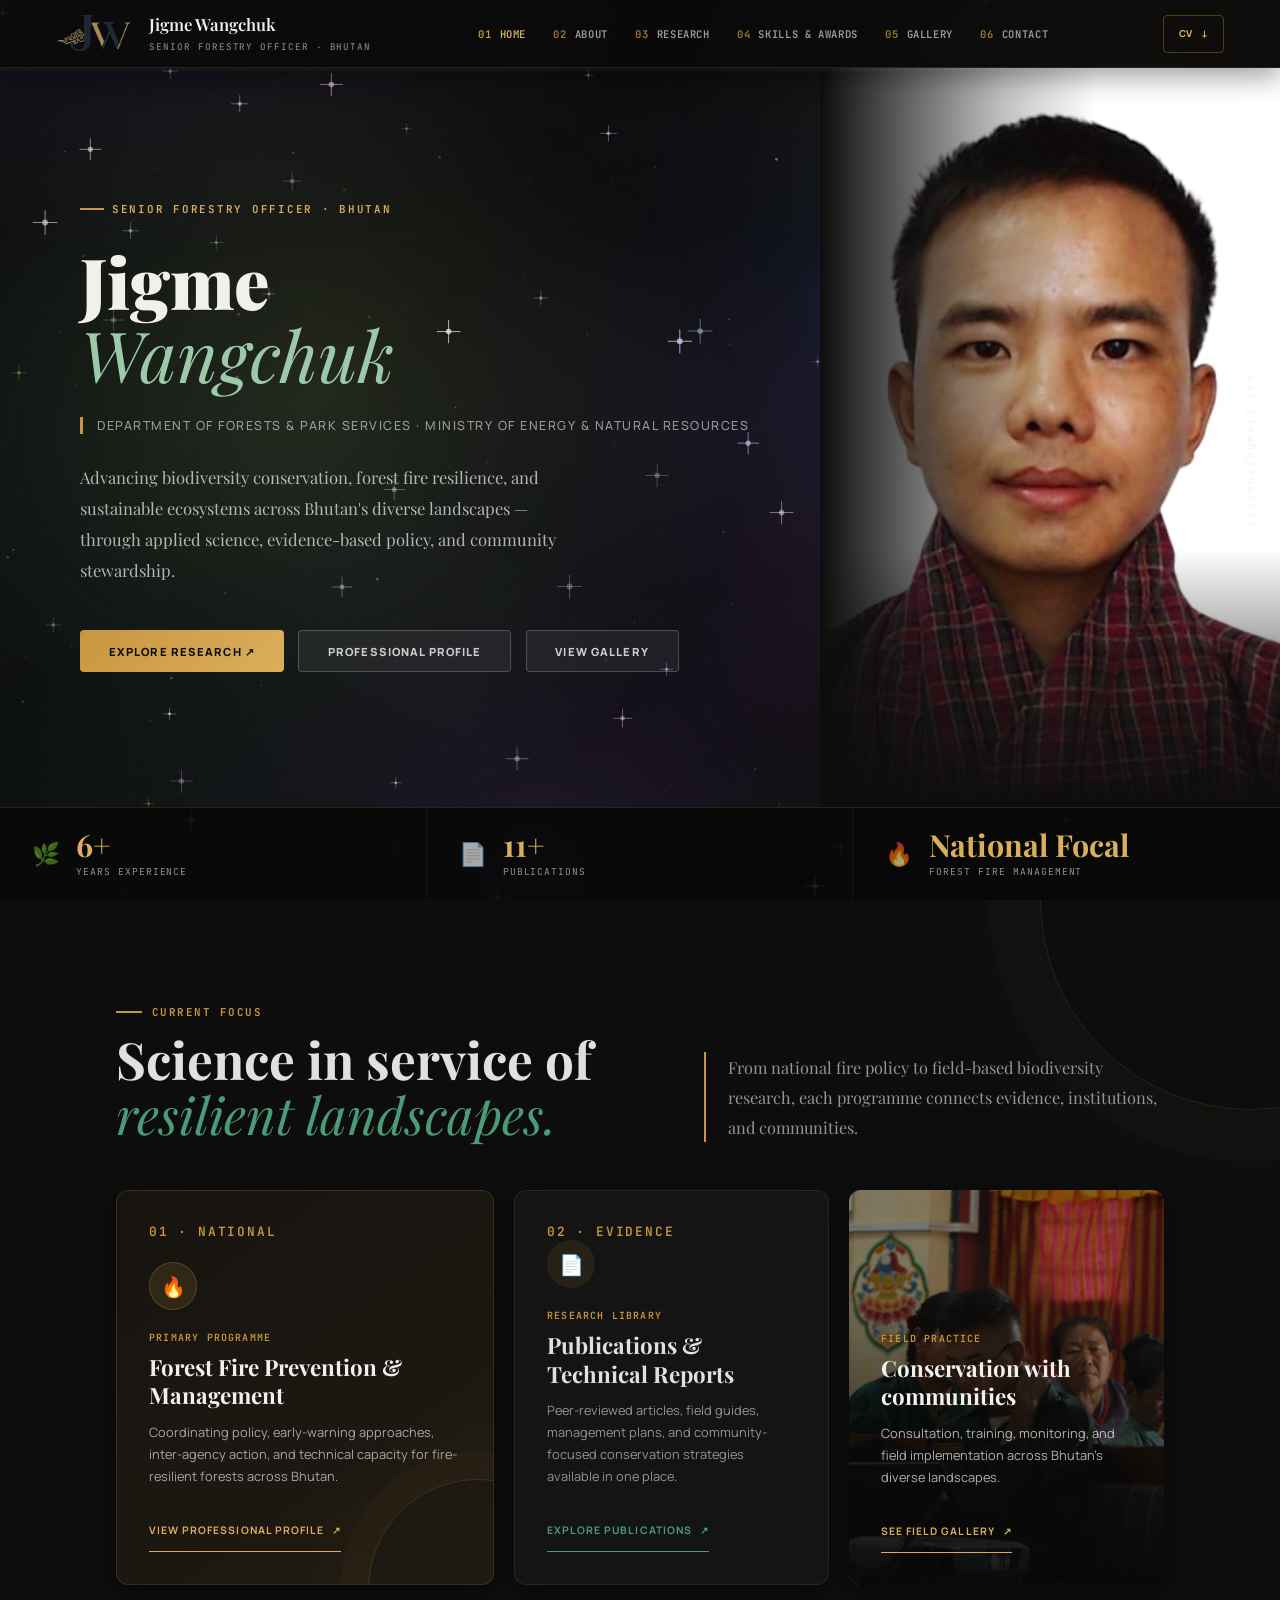
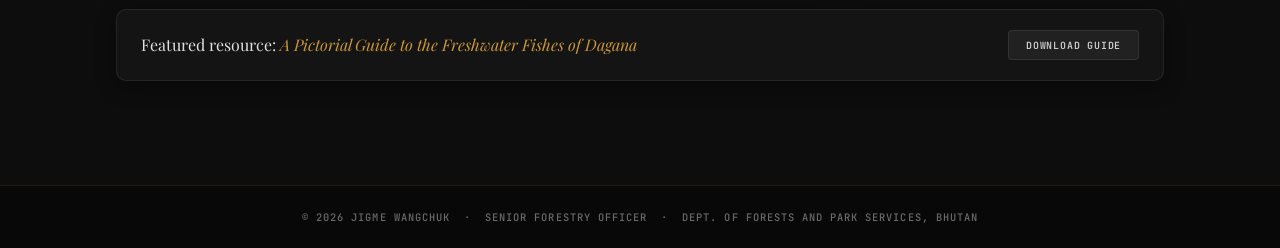
<file: index.html>
<!DOCTYPE html>
<html lang="en">
<head>
<meta charset="UTF-8"/>
<meta name="viewport" content="width=device-width, initial-scale=1.0"/>
<title>Jigme Wangchuk — Forest Fire Analyst, Bhutan</title>
<meta name="description" content="Portfolio of Jigme Wangchuk, Senior Forestry Officer in Bhutan, featuring forest fire management, biodiversity research, publications, and conservation work."/>
<meta name="theme-color" content="#0d0d0d"/>
<meta property="og:title" content="Jigme Wangchuk — Senior Forestry Officer, Bhutan"/>
<meta property="og:description" content="Forestry, biodiversity conservation, forest fire resilience, research, and publications from Bhutan."/>
<meta property="og:type" content="website"/>
<meta property="og:image" content="images/Profile image.jpg"/>
<link rel="icon" type="image/png" href="images/logo.png"/>
<link rel="stylesheet" href="fonts.css"/>
<link rel="stylesheet" href="styles.css"/>
</head>
<body>

<a class="skip-link" href="#main-content">Skip to main content</a>
<canvas id="bg-canvas" aria-hidden="true"></canvas>
<div class="idle-meteor-strike" id="idle-meteor-strike" aria-hidden="true"><span class="idle-meteor"></span></div>
<div class="scroll-progress" aria-hidden="true"><span id="scroll-progress-bar"></span></div>

<!-- NAV -->
<nav id="nav" aria-label="Primary navigation">
  <button class="nav-brand" type="button" onclick="goTo('home')" aria-label="Jigme Wangchuk — go to home">
    <div class="nav-mark"><img src="images/logo-mark.png" alt="" aria-hidden="true"/></div>
    <div class="nav-name">Jigme Wangchuk<span>Senior Forestry Officer &middot; Bhutan</span></div>
  </button>
  <ul class="nav-links">
    <li><button id="nb-home"     onclick="goTo('home')"    class="on"><span class="nav-idx">01</span> Home</button></li>
    <li><button id="nb-about"    onclick="goTo('about')"><span class="nav-idx">02</span> About</button></li>
    <li><button id="nb-research" onclick="goTo('research')"><span class="nav-idx">03</span> Research</button></li>
    <li><button id="nb-skills"   onclick="goTo('skills')"><span class="nav-idx">04</span> Skills &amp; Awards</button></li>
    <li><button id="nb-gallery"  onclick="goTo('gallery')"><span class="nav-idx">05</span> Gallery</button></li>
    <li><button id="nb-contact"  onclick="goTo('contact')"><span class="nav-idx">06</span> Contact</button></li>
  </ul>
  <a class="nav-cv" href="documents/CV.pdf" download>CV <span aria-hidden="true">&#8595;</span></a>
  <button class="ham" id="ham" type="button" aria-label="Open navigation menu" aria-expanded="false" aria-controls="mob"><span></span><span></span><span></span></button>
</nav>

<div class="mob" id="mob" role="dialog" aria-modal="true" aria-label="Mobile navigation" aria-hidden="true">
  <button class="mob-x" type="button" onclick="closeMob()" aria-label="Close navigation menu">&#10005;</button>
  <button onclick="goTo('home');closeMob()"><span class="nav-idx">01</span> Home</button>
  <button onclick="goTo('about');closeMob()"><span class="nav-idx">02</span> About</button>
  <button onclick="goTo('research');closeMob()"><span class="nav-idx">03</span> Research</button>
  <button onclick="goTo('skills');closeMob()"><span class="nav-idx">04</span> Skills &amp; Awards</button>
  <button onclick="goTo('gallery');closeMob()"><span class="nav-idx">05</span> Gallery</button>
  <button onclick="goTo('contact');closeMob()"><span class="nav-idx">06</span> Contact</button>
  <a href="documents/CV.pdf" download>Download CV</a>
</div>

<main id="main-content" tabindex="-1">

<!-- ════════════════════ PAGE 1 — HOME ════════════════════ -->
<div class="page active" id="page-home">
  <div class="hero">
    <div class="hero-l">
      <div class="hero-kicker">Senior Forestry Officer &middot; Bhutan</div>
      <h1 class="hero-h1">Jigme<br/><i>Wangchuk</i></h1>
      <p class="hero-role">Department of Forests &amp; Park Services &middot; Ministry of Energy &amp; Natural Resources</p>
      <p class="hero-bio">Advancing biodiversity conservation, forest fire resilience, and sustainable ecosystems across Bhutan's diverse landscapes — through applied science, evidence-based policy, and community stewardship.</p>
      <div class="hero-btns">
        <button class="btn btn-gold" onclick="goTo('research')">Explore Research &#8599;</button>
        <button class="btn btn-ghost" onclick="goTo('about')">Professional Profile</button>
        <button class="btn btn-ghost" onclick="goTo('gallery')">View Gallery</button>
      </div>
    </div>
    <div class="hero-r">
      <img src="images/Profile image.jpg" alt="Jigme Wangchuk" onerror="this.outerHTML='&lt;div class=&quot;hero-r-ph&quot;&gt;&#127807;&lt;/div&gt;'"/>
    </div>
    <div class="hero-stats">
      <div class="stat-c"><div class="stat-ico">&#127807;</div><div><span class="stat-num reveal" data-count-to="6" data-suffix="+">0</span><span class="stat-lbl">Years Experience</span></div></div>
      <div class="stat-c"><div class="stat-ico">&#128196;</div><div><span class="stat-num reveal" data-count-to="11" data-suffix="+">0</span><span class="stat-lbl">Publications</span></div></div>
      <div class="stat-c"><div class="stat-ico">&#128293;</div><div><span class="stat-num">National Focal</span><span class="stat-lbl">Forest Fire Management</span></div></div>
    </div>
  </div>

  <section class="home-showcase" aria-labelledby="focus-heading">
    <div class="wrap">
      <div class="showcase-head reveal">
        <div>
          <div class="label">Current Focus</div>
          <h2 class="showcase-title" id="focus-heading">Science in service of <em>resilient landscapes.</em></h2>
        </div>
        <p class="showcase-copy">From national fire policy to field-based biodiversity research, each programme connects evidence, institutions, and communities.</p>
      </div>

      <div class="focus-grid">
        <article class="focus-card focus-card--dark reveal">
          <div class="focus-index">01 &middot; NATIONAL</div>
          <div class="focus-icon" aria-hidden="true">&#128293;</div>
          <div class="focus-kicker">Primary Programme</div>
          <h3 class="focus-title">Forest Fire Prevention &amp; Management</h3>
          <p class="focus-copy">Coordinating policy, early-warning approaches, inter-agency action, and technical capacity for fire-resilient forests across Bhutan.</p>
          <button class="focus-link" type="button" onclick="goTo('about')">View professional profile <span aria-hidden="true">&#8599;</span></button>
        </article>

        <article class="focus-card reveal d1">
          <div class="focus-index">02 &middot; EVIDENCE</div>
          <div class="focus-icon" aria-hidden="true">&#128196;</div>
          <div class="focus-kicker">Research Library</div>
          <h3 class="focus-title">Publications &amp; Technical Reports</h3>
          <p class="focus-copy">Peer-reviewed articles, field guides, management plans, and community-focused conservation strategies available in one place.</p>
          <button class="focus-link" type="button" onclick="goTo('research')">Explore publications <span aria-hidden="true">&#8599;</span></button>
        </article>

        <article class="focus-card focus-photo reveal d2">
          <img src="images/During consultation on C2C strategy.JPG" alt="Community consultation during development of a Conflict to Coexistence strategy" loading="lazy" decoding="async"/>
          <div class="focus-photo-content">
            <div class="focus-kicker">Field Practice</div>
            <h3 class="focus-title">Conservation with communities</h3>
            <p class="focus-copy">Consultation, training, monitoring, and field implementation across Bhutan's diverse landscapes.</p>
            <button class="focus-link" type="button" onclick="goTo('gallery')">See field gallery <span aria-hidden="true">&#8599;</span></button>
          </div>
        </article>
      </div>

      <div class="showcase-note reveal">
        <p>Featured resource: <span>A Pictorial Guide to the Freshwater Fishes of Dagana</span></p>
        <a class="dl-btn" href="documents/A PICTORIAL GUIDE TO THE FRESHWATER FISHES OF DAGANA.pdf" download aria-label="Download A Pictorial Guide to the Freshwater Fishes of Dagana PDF">Download guide</a>
      </div>
    </div>
  </section>

  <footer>&copy; <span class="current-year">2026</span> Jigme Wangchuk &nbsp;&middot;&nbsp; Senior Forestry Officer &nbsp;&middot;&nbsp; Dept. of Forests and Park Services, Bhutan</footer>
</div>


<!-- ════════════════════ PAGE 2 — ABOUT ════════════════════ -->
<div class="page" id="page-about">
  <div class="page-band">
    <div class="wrap">
      <span class="band-number" aria-hidden="true">02</span>
      <div class="band-grid">
        <div>
          <div class="label" style="color:var(--gold-lt);">Professional Profile</div>
          <h1 class="band-title">Forestry &amp;<br/><em>Conservation</em><br/>Professional</h1>
          <p class="band-para">Comprehensive experience in biodiversity conservation, ecological research, and forest management across Bhutan's diverse landscapes.</p>
          <div class="resource-actions" style="margin-top:1.8rem;">
            <a href="documents/CV.pdf" download class="btn btn-gold">&#8595; CV (PDF)</a>
            <a href="documents/CV.docx" download class="btn btn-ghost">&#8595; CV (Word)</a>
            <a href="jigme_card_2.html" target="_blank" rel="noopener" class="btn btn-ghost">Business Card &#8599;</a>
          </div>
        </div>
        <div>
          <div class="photo-frame">
            <img src="images/Profile image.jpg" alt="Jigme Wangchuk" onerror="this.outerHTML='&lt;div class=&quot;photo-ph&quot;&gt;&#127807;&lt;/div&gt;'"/>
          </div>
        </div>
      </div>
    </div>
  </div>

  <div class="wrap sec">
    <div class="label">At a Glance</div>
    <div class="profile-grid reveal">
      <div class="pc"><div class="pc-k">Current Role</div><div class="pc-v">Senior Forestry Officer</div></div>
      <div class="pc"><div class="pc-k">Organisation</div><div class="pc-v">Dept. of Forests &amp; Park Services</div></div>
      <div class="pc"><div class="pc-k">Division</div><div class="pc-v">Forest Resources Planning &amp; Management</div></div>
      <div class="pc"><div class="pc-k">Location</div><div class="pc-v">&#128205; 11001, Thimphu, Bhutan</div></div>
      <div class="pc"><div class="pc-k">Education</div><div class="pc-v">B.Sc. Forestry &middot; Royal University of Bhutan</div></div>
      <div class="pc"><div class="pc-k">Languages</div><div class="pc-v">Dzongkha (Native) &middot; English (Fluent) &middot; Hindi &amp; Nepali (Conversational)</div></div>
    </div>

    <div class="hr"></div>

    <section class="about-copy" aria-labelledby="about-me-heading">
      <div class="label">Background</div>
      <h2 class="sec-h" id="about-me-heading">About Me</h2>
      <p>I am a forestry and conservation professional with comprehensive experience in biodiversity conservation, ecological research, and forest management in Bhutan. Currently serving under the Forest Resources Planning and Management Division, Department of Forests and Park Services, I am engaged in national-level coordination, planning, and technical support related to forest fires, and forest pest and disease management.</p>
      <p>As the national focal for forest fire prevention and management, I oversee policy implementation, inter-agency coordination, and capacity-building initiatives to enhance fire resilience across forest landscapes. In addition, I am responsible for monitoring and management of forest pests and diseases, contributing to the health and productivity of Bhutan's forest ecosystems.</p>
      <p>Previously, I worked under the Divisional Forest Office, Dagana, where I was actively involved in field-based monitoring, research, and management of forest ecosystems. My professional focus included wildlife monitoring, fish diversity and distribution studies, high conservation value (HCV) area management, community forestry, and human–wildlife interactions. I also contributed to conservation assessments, management effectiveness tracking (METT+), and spatial analysis using GIS and remote sensing tools to support evidence-based decision-making.</p>
      <p>Guided by Bhutan's constitutional mandate on environmental stewardship, I remain dedicated to conserving biodiversity, strengthening community livelihoods, and promoting science-based forest and ecosystem management.</p>
    </section>

    <div class="hr"></div>

    <div class="label">Career</div>
    <h2 class="sec-h">Work Experience</h2>

    <div class="tabs" id="exp-tabs" role="tablist" aria-label="Career information">
      <button class="tab on" id="tab-exp-pos" role="tab" aria-selected="true" aria-controls="exp-pos" onclick="switchTab('exp-tabs','exp-pos',this)">Positions Held</button>
      <button class="tab" id="tab-exp-proj" role="tab" aria-selected="false" aria-controls="exp-proj" onclick="switchTab('exp-tabs','exp-proj',this)">Projects &amp; Assignments</button>
    </div>

    <!-- POSITIONS HELD — only 3 roles -->
    <div class="panel on" id="exp-pos" role="tabpanel" aria-labelledby="tab-exp-pos">
      <div class="tl">

        <div class="tl-item tl-item--calibri reveal">
          <div class="tl-dot g"></div>
          <div class="tl-period">January 2026 &ndash; Present</div>
          <div class="tl-role">Senior Forestry Officer &mdash; Forest Fire &amp; Pest Management Programme</div>
          <div class="tl-org">Forest Resources Planning &amp; Management Division &middot; Dept. of Forests and Park Services &middot; &#128205; 11001, Thimphu, Bhutan</div>
          <ul class="tl-ul">
            <li>Responsible for the national Forest Fire Management Programme — overseeing policy development, inter-agency coordination, and countrywide implementation.</li>
            <li>Lead the Forest Pests and Diseases Management Programme, coordinating surveillance, monitoring, and technical response across all Dzongkhags.</li>
            <li>Conduct spatial analysis using GIS and remote sensing to underpin evidence-based national forestry planning and resource allocation.</li>
          </ul>
          <div class="tl-tags"><span class="tag-tn">GIS</span><span class="tag-tn">Forest Fire</span><span class="tag-tn">Pest Management</span><span class="tag-tn">Policy</span></div>
        </div>

        <div class="tl-item reveal">
          <div class="tl-dot g"></div>
          <div class="tl-period">January 2025 &ndash; December 2025 &middot; 11 months</div>
          <div class="tl-role">Senior Forestry Officer &mdash; Head, FRPMS / IKI Focal</div>
          <div class="tl-org">Divisional Forest Office, Dagana &middot; Dept. of Forests and Park Services &middot; Dagana, Bhutan</div>
          <ul class="tl-ul">
            <li>Led the Forest Resources Planning and Management Section (FRPMS), responsible for forest resource planning, sustainable forest management, and coordination of landscape-level conservation initiatives.</li>
            <li>Oversaw and supported implementation of the IKI Living Landscape Project and the UNEP/SAFE Project across the Dagana landscape.</li>
            <li>Coordinated multi-stakeholder engagement for High Conservation Value Area (HCVA) identification and management prescription formulation for Namchella Catchment Area.</li>
          </ul>
          <div class="tl-tags"><span class="tag-tg">IKI Living Landscape</span><span class="tag-tg">UNEP SAFE</span><span class="tag-tn">FRPMS</span><span class="tag-tn">HCVA</span></div>
        </div>

        <div class="tl-item reveal">
          <div class="tl-dot"></div>
          <div class="tl-period">January 2020 &ndash; December 2024 &middot; 5 years</div>
          <div class="tl-role">Forestry Officer</div>
          <div class="tl-org">Ministry of Energy and Natural Resources &middot; Dagana, Bhutan</div>
          <ul class="tl-ul">
            <li>Head, Social Forestry and Extension Section (SFES) — led community forestry program planning, demarcation, and handover to local governance bodies.</li>
            <li>Head, Forest Resources Planning and Management Division — oversaw integrated forest resource planning across Dagana.</li>
            <li>Annual Performance Appraisal (APA) Focal — responsible for overall budgeting and annual target-setting for the Division for each financial year.</li>
            <li>BTFEC Focal — managed project implementation, financial reporting, and stakeholder liaison for BTFEC-funded activities.</li>
            <li>Conducted field-based biodiversity research: wildlife surveys, fish diversity assessments, entomological monitoring, and HCV area management.</li>
            <li>Applied ArcGIS and QGIS for spatial analysis, fire risk mapping, and evidence-based conservation planning.</li>
          </ul>
          <div class="tl-tags"><span class="tag-tg">Community Forestry</span><span class="tag-to">APA Focal</span><span class="tag-to">BTFEC Focal</span><span class="tag-tn">GIS</span><span class="tag-tn">Research</span></div>
        </div>

      </div>
    </div>

    <!-- PROJECTS & ASSIGNMENTS -->
    <div class="panel" id="exp-proj" role="tabpanel" aria-labelledby="tab-exp-proj" hidden>
      <div class="proj-grid">

        <!-- UPCOMING -->
        <div class="pc-card reveal">
          <div class="pc-band b-teal"></div>
          <div class="pc-body">
            <div class="pc-meta"><span class="tag-tg">Active project</span><span class="pc-yr">Jul 2026–Jun 2030</span></div>
            <div class="pc-name">Restoring Fire-Damaged Ecosystems and Enhancing Wildland-Urban Interface Resilience in Bhutan</div>
            <div class="pc-desc">Four-year project focused on ecological restoration of fire-degraded landscapes and resilience at the wildland-urban interface, involving field assessment, restoration planning, community engagement, and capacity development.</div>
          </div>
          <div class="pc-foot"><span class="pc-donor">Donor: Korea Forest Service (KFS) through AFoCO</span></div>
        </div>

        <!-- IKI -->
        <div class="pc-card reveal">
          <div class="pc-band b-green"></div>
          <div class="pc-body">
            <div class="pc-meta"><span class="tag-tg">IKI Project Focal</span><span class="pc-yr">2021–2025</span></div>
            <div class="pc-name">IKI Living Landscape Project — Dagana</div>
            <div class="pc-desc">Funded by the Federal Republic of Germany through WWF Bhutan; implemented across nine districts. As Dagana focal, spearheaded the DFO Management Plan endorsed by the DoFPS Technical Advisory Committee (TAC) — the department's highest decision-making body. Coordinated HCVA identification and management prescriptions for Namchella Catchment Area. Co-led formulation of Conflict to Coexistence (C2C) strategies for Lhamoizingkha and Trashiding Gewogs. Spearheaded the Rapid Biodiversity Assessment and Socio-economic &amp; Climate Vulnerability Assessment for Dagana.</div>
          </div>
          <div class="pc-foot"><span class="pc-donor">Donor: Federal Republic of Germany (IKI) / WWF Bhutan</span></div>
        </div>

        <!-- UNEP SAFE -->
        <div class="pc-card reveal">
          <div class="pc-band b-green"></div>
          <div class="pc-body">
            <div class="pc-meta"><span class="tag-tg">UNEP SAFE</span><span class="pc-yr">2021–2024</span></div>
            <div class="pc-name">UNEP SAFE — Sustainable Agriculture and Forest Ecosystems</div>
            <div class="pc-desc">Managed local implementation of UNEP's SAFE project, supporting sustainable land-use planning and conservation-compatible agriculture in buffer zones adjacent to protected areas in Dagana.</div>
          </div>
          <div class="pc-foot"><span class="pc-donor">Donor: UNEP &amp; Korea Forest Service</span></div>
        </div>

        <!-- BTFEC -->
        <div class="pc-card reveal">
          <div class="pc-band b-navy"></div>
          <div class="pc-body">
            <div class="pc-meta"><span class="tag-tn">BTFEC Focal</span><span class="pc-yr">2022–2023</span></div>
            <div class="pc-name">An Integrated Approach to Improving the Degraded Watersheds in Dagana Dzongkhag</div>
            <div class="pc-desc">Implemented activities to safeguard communities in sub-degraded catchment areas (Balaychhu–Beudulumchhu–Zharingaychhu). Coordinated supply of irrigation HDPE pipes, executed bioengineering works, community forest plantations, capacity-building training, farmers' exchange programmes, SALT approaches, and integrated water resource management including construction of water trenches.</div>
          </div>
          <div class="pc-foot"><span class="pc-donor">Donor: Bhutan Trust Fund for Environmental Conservation (BTFEC)</span></div>
        </div>

        <!-- APA -->
        <div class="pc-card reveal">
          <div class="pc-band b-gold"></div>
          <div class="pc-body">
            <div class="pc-meta"><span class="tag-to">APA Focal</span><span class="pc-yr">2020–2024</span></div>
            <div class="pc-name">Annual Performance Appraisal (APA) — Divisional Forest Office, Dagana</div>
            <div class="pc-desc">As APA Focal for the Division, responsible for overall budgeting and annual target-setting for each financial year. Coordinated preparation, submission, and review of divisional performance targets across all sections in alignment with national forestry priorities.</div>
          </div>
          <div class="pc-foot"><span class="pc-donor">Royal Government of Bhutan &middot; Divisional Forest Office, Dagana</span></div>
        </div>

        <!-- National Fire -->
        <div class="pc-card reveal">
          <div class="pc-band b-green"></div>
          <div class="pc-body">
            <div class="pc-meta"><span class="tag-tg">National</span><span class="pc-yr">2025–Present</span></div>
            <div class="pc-name">National Forest Fire Prevention &amp; Management Programme</div>
            <div class="pc-desc">Spearheading evidence-based fire management policy, inter-agency coordination with MoHCA and Gyalsuung, development of training curricula, and deployment of remote sensing for early warning and fire risk assessment nationwide.</div>
          </div>
          <div class="pc-foot"><span class="pc-donor">DoFPS &middot; Ministry of Energy &amp; Natural Resources</span></div>
        </div>

        <!-- Fish Survey -->
        <div class="pc-card reveal">
          <div class="pc-band b-navy"></div>
          <div class="pc-body">
            <div class="pc-meta"><span class="tag-tn">Research</span><span class="pc-yr">2025</span></div>
            <div class="pc-name">Freshwater Fish Diversity Survey — Dagana</div>
            <div class="pc-desc">Designed and led the first comprehensive ichthyofaunal survey for Dagana Division, documenting 47 species using biodiversity monitoring protocols (BMP) and GIS. Published as a Pictorial Field Guide available for download.</div>
          </div>
          <div class="pc-foot"><span class="pc-donor">Divisional Forest Office, Dagana</span></div>
        </div>

        <!-- Forest Firefighting Curriculum -->
        <div class="pc-card reveal">
          <div class="pc-band b-green"></div>
          <div class="pc-body">
            <div class="pc-meta"><span class="tag-tg">Gyalsuung</span><span class="pc-yr">2022–2023</span></div>
            <div class="pc-name">Forest Fire Curriculum Development — Gyalsuung National Service</div>
            <div class="pc-desc">Designed and authored the Forest Fire Fighting Training Manual and Curriculum for Bhutan's Gyalsuung national service programme, building youth capacity in fire prevention, suppression techniques, and ecological awareness.</div>
          </div>
          <div class="pc-foot"><span class="pc-donor">DoFPS / Gyalsuung National Service</span></div>
        </div>

        <!-- C2C -->
        <div class="pc-card reveal">
          <div class="pc-band b-gold"></div>
          <div class="pc-body">
            <div class="pc-meta"><span class="tag-to">C2C Strategy</span><span class="pc-yr">2025–2026</span></div>
            <div class="pc-name">Conflicts to Co-existence (C2C) Strategy Development</div>
            <div class="pc-desc">Lead/co-author for two C2C strategy documents — Lhamoizingkha Gewog (Lead) and Trashiding Gewog (Co-author). Evidence-based frameworks to reduce human-wildlife conflict and foster long-term co-existence between communities and wildlife.</div>
          </div>
          <div class="pc-foot"><span class="pc-donor">IKI Living Landscape / DoFPS</span></div>
        </div>

        <!-- Range Officer -->
        <div class="pc-card reveal">
          <div class="pc-band b-navy"></div>
          <div class="pc-body">
            <div class="pc-meta"><span class="tag-tn">Range Officer</span><span class="pc-yr">Jan–Jul 2020</span></div>
            <div class="pc-name">Range Management — Lhamoizingkha Range Office</div>
            <div class="pc-desc">Managed all field operations, community engagement, patrol monitoring, and forest protection for Lhamoizingkha Range. Conducted biodiversity field surveys and photography within the range jurisdiction.</div>
          </div>
          <div class="pc-foot"><span class="pc-donor">Divisional Forest Office, Dagana</span></div>
        </div>

        <!-- ICIMOD HI-REAP -->
        <div class="pc-card reveal">
          <div class="pc-band b-teal"></div>
          <div class="pc-body">
            <div class="pc-meta"><span class="tag-tg">Focal Officer</span><span class="pc-yr">Ongoing</span></div>
            <div class="pc-name">Himalayan Resilience Enabling Action Programme (HI-REAP)</div>
            <div class="pc-desc">Focal officer for ICIMOD's HI-REAP, implementing nature-based solutions for sustainable rangeland management. Conducted a prescribed burning pilot exercise to address weed and invasive-species encroachment and mitigate climate-change impacts.</div>
          </div>
          <div class="pc-foot"><span class="pc-donor">International Centre for Integrated Mountain Development (ICIMOD)</span></div>
        </div>

        <!-- CSS Taskforce -->
        <div class="pc-card reveal">
          <div class="pc-band b-gold"></div>
          <div class="pc-body">
            <div class="pc-meta"><span class="tag-to">Taskforce Member</span><span class="pc-yr">Ongoing</span></div>
            <div class="pc-name">Community Security Skilling (CSS) — National Gyalsung Project</div>
            <div class="pc-desc">National taskforce member and departmental focal officer for forest firefighting training — planning, coordinating, and implementing the forest firefighting course, including the competency-based curriculum and training manual for the Gyalsung programme.</div>
          </div>
          <div class="pc-foot"><span class="pc-donor">National Gyalsung Project</span></div>
        </div>

        <!-- Technical Working Groups -->
        <div class="pc-card reveal">
          <div class="pc-band b-navy"></div>
          <div class="pc-body">
            <div class="pc-meta"><span class="tag-tn">TWG Member</span><span class="pc-yr">Ongoing</span></div>
            <div class="pc-name">Technical Working Group Memberships</div>
            <div class="pc-desc">Contributing member across multiple national technical working groups: Rangeland Development in Bhutan; Locally Led Adaptation (LLA) programme; Pest Risk Analysis for 24 timber species identified for export; the Adaptation Fund Large Innovation Grant proposal; and FAO's Global Firehub project proposal development for Bhutan.</div>
          </div>
          <div class="pc-foot"><span class="pc-donor">DoFPS &amp; National / International Partners</span></div>
        </div>

      </div>
    </div>

    <div style="padding-bottom:2rem;"></div>
  </div>
  <footer>&copy; <span class="current-year">2026</span> Jigme Wangchuk &nbsp;&middot;&nbsp; Senior Forestry Officer &nbsp;&middot;&nbsp; Dept. of Forests and Park Services, Bhutan</footer>
</div>


<!-- ════════════════════ PAGE 3 — RESEARCH ════════════════════ -->
<div class="page" id="page-research">
  <div class="page-band">
    <div class="wrap">
      <span class="band-number" aria-hidden="true">03</span>
      <div class="label" style="color:var(--gold-lt);">Field Studies &amp; Scholarship</div>
      <h1 class="band-title" style="font-size:clamp(2.2rem,3.5vw,3.2rem);">Research &amp;<br/><em>Publications</em></h1>
      <p class="band-para" style="max-width:620px;">Applied ecological research across Bhutan's forests, wetlands, and wildlife corridors — from ichthyofaunal surveys and entomological assessments to climate vulnerability analyses — informing national biodiversity policy and scientific literature.</p>
    </div>
  </div>

  <div class="wrap sec">
    <div class="label">Field Studies</div>
    <h2 class="sec-h">Key Research Projects</h2>
    <div class="field-grid">

      <div class="fc reveal">
        <div class="fc-top"><span class="fc-year">2025</span><span class="fc-badge">Ichthyology</span></div>
        <div class="fc-body"><div class="fc-title">A Pictorial Guide to the Freshwater Fishes of Dagana</div><div class="fc-desc">First comprehensive ichthyofauna survey for Dagana Division. Documented 47 freshwater fish species using biodiversity monitoring protocols (BMP) and GIS analysis, establishing the first aquatic biodiversity baseline for the division (e-launched during the World Rangers' Day, 2025).</div></div>
      </div>

      <div class="fc reveal">
        <div class="fc-top"><span class="fc-year">2025</span><span class="fc-badge">Mammalogy</span></div>
        <div class="fc-body"><div class="fc-title">Carnivores Recorded in Sakteng Wildlife Sanctuary, Bhutan</div><div class="fc-desc">Camera-trap and field-based documentation of carnivore assemblages in Sakteng Wildlife Sanctuary, providing baseline data for targeted conservation of apex predators and prey species in eastern Bhutan.</div></div>
      </div>

      <div class="fc reveal">
        <div class="fc-top"><span class="fc-year">2024</span><span class="fc-badge">Entomology</span></div>
        <div class="fc-body"><div class="fc-title">Diversity &amp; Distribution of Ladybird Beetles (Coccinellidae) in Zhemgang</div><div class="fc-desc">Assessed Coccinellid diversity and habitat distribution across Zhemgang. Published in <em>Bhutan Journal of Natural Resources &amp; Development</em>; contributes to ecosystem health monitoring and IPM strategies.</div></div>
      </div>

      <div class="fc reveal">
        <div class="fc-top"><span class="fc-year">2023</span><span class="fc-badge">Biodiversity</span></div>
        <div class="fc-body"><div class="fc-title">Rapid Biodiversity Assessment — Dagana</div><div class="fc-desc">Sampled 29 of 97 NFI plots; recorded 288 floral species (83 families), 40 mammals, 647 birds across 115 species, 144 butterfly species, 15 amphibians, 27 reptiles, and 16 lady beetle species in Dagana Dzongkhag.</div></div>
        <div class="fc-foot"><span class="int-lbl">Internal Report &middot; DoFPS / BTFEC</span></div>
      </div>

      <div class="fc reveal">
        <div class="fc-top"><span class="fc-year">2024</span><span class="fc-badge">Climate</span></div>
        <div class="fc-body"><div class="fc-title">Socio-economic Status &amp; Climate Vulnerability of Dagana</div><div class="fc-desc">Socio-economic surveys mapped climate vulnerability across Dagana Gewogs. Tsendagang and Drujeygang identified as highly vulnerable; findings informed adaptive capacity-building and community resilience interventions.</div></div>
        <div class="fc-foot"><span class="int-lbl">Report &middot; IKI Living Landscape</span></div>
      </div>

      <div class="fc reveal">
        <div class="fc-top"><span class="fc-year">2021</span><span class="fc-badge">Entomology</span></div>
        <div class="fc-body"><div class="fc-title">Six Species of Coccinellidae New to Bhutan (Insecta: Coleoptera)</div><div class="fc-desc">Published in <em>Oriental Insects</em>. Documented six Coccinellidae species previously unrecorded in Bhutan, expanding the country's known entomological diversity and informing future systematic surveys.</div></div>
      </div>

      <div class="fc reveal">
        <div class="fc-top"><span class="fc-year">2020</span><span class="fc-badge">Wildlife</span></div>
        <div class="fc-body"><div class="fc-title">Red Panda Survey — Dagana</div><div class="fc-desc">Field surveys, camera trapping, and habitat assessments documenting red panda presence and habitat preferences in Dagana, feeding into local and national conservation strategies for high conservation value areas.</div></div>
        <div class="fc-foot"><span class="int-lbl">Survey Report &middot; BTFEC</span></div>
      </div>

      <div class="fc reveal">
        <div class="fc-top"><span class="fc-year">2020–2025</span><span class="fc-badge">Monitoring</span></div>
        <div class="fc-body"><div class="fc-title">Annual Biodiversity Monitoring — Insects</div><div class="fc-desc">Annual field surveys and insect trapping across multiple habitats in Dagana (2020–2025). Longitudinal documentation of insect communities including key indicator species such as ladybird beetles, supporting ecosystem health assessments.</div></div>
        <div class="fc-foot"><span class="int-lbl">Annual Reports &middot; DoFPS, Dagana</span></div>
      </div>

    </div>

    <div class="hr"></div>

    <div class="label">Scholarly Articles and Grey Literatures</div>
    <h2 class="sec-h">Publications</h2>

    <div class="tabs" id="pubs-tabs" role="tablist" aria-label="Publication types">
      <button class="tab on" id="tab-pubs-journals" role="tab" aria-selected="true" aria-controls="pubs-journals" onclick="switchTab('pubs-tabs','pubs-journals',this)">Journal Articles</button>
      <button class="tab" id="tab-pubs-technical" role="tab" aria-selected="false" aria-controls="pubs-technical" onclick="switchTab('pubs-tabs','pubs-technical',this)">Technical Reports &amp; Manuals</button>
    </div>

    <div class="panel on" id="pubs-journals" role="tabpanel" aria-labelledby="tab-pubs-journals">
      <ul class="j-list">
        <li class="j-item reveal">
          <div>
            <div class="j-badges"><span class="jy">2025</span><span class="jt">Peer-reviewed</span></div>
            <div class="j-title">Carnivores Recorded in Sakteng Wildlife Sanctuary, Bhutan</div>
            <div class="j-journal">Journal of Animal Diversity</div>
            <div class="j-authors">Wangchuk, J. et al. &middot; 2025</div>
          </div>
          <a href="documents/Carnivores of SWS.pdf" download class="dl-btn" style="flex-shrink:0;white-space:nowrap;"><svg viewBox="0 0 16 16"><path d="M8 12l-4-4h2.5V2h3v6H12L8 12zm-5 2h10v1.5H3V14z"/></svg>PDF</a>
        </li>
        <li class="j-item reveal">
          <div>
            <div class="j-badges"><span class="jy">2024</span><span class="jt">Peer-reviewed</span></div>
            <div class="j-title">Diversity and Distribution of Ladybird Beetles (Coleoptera: Coccinellidae) under Different Habitats in Zhemgang, Bhutan</div>
            <div class="j-journal">Bhutan Journal of Natural Resources &amp; Development</div>
            <div class="j-authors">Wangchuk, J. et al. &middot; 2024</div>
          </div>
          <a href="documents/Coccinellid diversity.pdf" download class="dl-btn" style="flex-shrink:0;white-space:nowrap;"><svg viewBox="0 0 16 16"><path d="M8 12l-4-4h2.5V2h3v6H12L8 12zm-5 2h10v1.5H3V14z"/></svg>PDF</a>
        </li>
        <li class="j-item reveal">
          <div>
            <div class="j-badges"><span class="jy">2021</span><span class="jt">Peer-reviewed</span></div>
            <div class="j-title">Six Species of Coccinellidae New to Bhutan (Insecta: Coleoptera)</div>
            <div class="j-journal">Oriental Insects</div>
            <div class="j-authors">Wangchuk, J. et al. &middot; 2021</div>
          </div>
          <a href="documents/Six species of Coccinellidae new to Bhutan Insecta Coleoptera.pdf" download class="dl-btn" style="flex-shrink:0;white-space:nowrap;"><svg viewBox="0 0 16 16"><path d="M8 12l-4-4h2.5V2h3v6H12L8 12zm-5 2h10v1.5H3V14z"/></svg>PDF</a>
        </li>
        <li class="j-item reveal">
          <div>
            <div class="j-badges"><span class="jy">2025</span><span class="jt" style="background:var(--gold-pale);color:var(--gold);">Publication</span></div>
            <div class="j-title">A Pictorial Guide to the Freshwater Fishes of Dagana</div>
            <div class="j-journal">Divisional Forest Office, Dagana</div>
            <div class="j-authors">Wangchuk, J. &middot; 2025</div>
          </div>
          <a href="documents/A PICTORIAL GUIDE TO THE FRESHWATER FISHES OF DAGANA.pdf" download class="dl-btn" style="flex-shrink:0;white-space:nowrap;"><svg viewBox="0 0 16 16"><path d="M8 12l-4-4h2.5V2h3v6H12L8 12zm-5 2h10v1.5H3V14z"/></svg>PDF</a>
        </li>
      </ul>
    </div>

    <div class="panel" id="pubs-technical" role="tabpanel" aria-labelledby="tab-pubs-technical" hidden>
      <ul class="t-list">
        <li class="t-item reveal"><span class="t-yr">2026</span><div><div class="t-name">Divisional Forest Office Management Plan — Dagana</div><div class="t-org">Divisional Forest Office, Dagana &middot; DoFPS</div></div><a href="documents/DFO-Management-Plan_Dagana.pdf" download class="dl-btn" aria-label="Download the DFO Dagana Management Plan PDF">PDF</a></li>
        <li class="t-item reveal"><span class="t-yr">2026</span><div><div class="t-name">Conflict to Coexistence (C2C) Strategy — Lhamoizingkha Gewog</div><div class="t-org">IKI Living Landscape &middot; DoFPS</div></div><a href="documents/Conflict-to-Coexistence-C2C-Strategy-Lhamoizingkha-Gewog-DFO-Dagana.pdf" download class="dl-btn" aria-label="Download the Lhamoizingkha C2C Strategy PDF">PDF</a></li>
        <li class="t-item reveal"><span class="t-yr">2026</span><div><div class="t-name">Conflict to Coexistence (C2C) Strategy — Trashiding Gewog</div><div class="t-org">IKI Living Landscape &middot; DoFPS</div></div><a href="documents/Conflict-to-Coexistence-C2C-Strategy-Trashiding-Gewog-DFO-Dagana.pdf" download class="dl-btn" aria-label="Download the Trashiding C2C Strategy PDF">PDF</a></li>
        <li class="t-item reveal"><span class="t-yr">2024</span><div><div class="t-name">Socio-economic Status and Climate Vulnerability of DFO Dagana</div><div class="t-org">IKI Living Landscape &middot; Climate Vulnerability Assessment</div></div></li>
        <li class="t-item reveal"><span class="t-yr">2023</span><div><div class="t-name">Rapid Biodiversity Assessment Report for Dagana</div><div class="t-org">BTFEC &middot; Divisional Forest Office, Dagana</div></div></li>
        <li class="t-item reveal"><span class="t-yr">2023</span><div><div class="t-name">Forest Fire Fighting Training Manual for Gyalsung</div><div class="t-org">DoFPS &middot; Gyalsuung National Service</div></div></li>
        <li class="t-item reveal"><span class="t-yr">2022</span><div><div class="t-name">Curriculum on Forest Firefighting for Gyal-Suung</div><div class="t-org">DoFPS &middot; Gyalsuung National Service</div></div></li>
      </ul>
    </div>

    <div style="padding-bottom:3rem;"></div>
  </div>
  <footer>&copy; <span class="current-year">2026</span> Jigme Wangchuk &nbsp;&middot;&nbsp; Senior Forestry Officer &nbsp;&middot;&nbsp; Dept. of Forests and Park Services, Bhutan</footer>
</div>


<!-- ════════════════════ PAGE 4 — SKILLS & AWARDS ════════════════════ -->
<div class="page" id="page-skills">
  <div class="sk-band">
    <div class="wrap">
      <span class="band-number" aria-hidden="true">04</span>
      <div class="label" style="color:var(--gold-lt);">Expertise &amp; Recognition</div>
      <h1 class="sk-band-title">Skills, Certifications &amp; Awards</h1>
    </div>
  </div>
  <div class="wrap sec">
    <div class="label">Technical &amp; Professional Skills</div>
    <h2 class="sec-h">Areas of Expertise</h2>
    <div class="sk3">
      <div class="sk-box reveal"><div class="sk-hd"><span>&#128506;</span> Geospatial &amp; Remote Sensing</div><div class="tags"><span class="tag">ArcGIS</span><span class="tag">QGIS</span><span class="tag">Remote Sensing</span><span class="tag">Spatial Mapping</span><span class="tag">Fire Risk Assessment</span><span class="tag">Watershed Analysis</span></div></div>
      <div class="sk-box reveal d1"><div class="sk-hd"><span>&#128202;</span> Data &amp; Research</div><div class="tags"><span class="tag">R (Statistical)</span><span class="tag">Excel</span><span class="tag">Statistical Analysis</span><span class="tag">Ecological Surveys</span><span class="tag">Research Design</span><span class="tag">Technical Writing</span></div></div>
      <div class="sk-box reveal d2"><div class="sk-hd"><span>&#127807;</span> Field Ecology</div><div class="tags"><span class="tag">Wildlife Surveys</span><span class="tag">Fish Diversity (BMP)</span><span class="tag">Insect Monitoring</span><span class="tag">HCV Management</span><span class="tag">Camera Trapping</span><span class="tag">Botanical Surveys</span></div></div>
      <div class="sk-box reveal"><div class="sk-hd"><span>&#128293;</span> Forest Management</div><div class="tags"><span class="tag">Fire Prevention</span><span class="tag">Fire Suppression</span><span class="tag">Pest Monitoring</span><span class="tag">Resource Planning</span><span class="tag">Community Forestry</span><span class="tag">METT+</span></div></div>
      <div class="sk-box reveal d1"><div class="sk-hd"><span>&#128203;</span> Project &amp; Policy</div><div class="tags"><span class="tag">Project Management</span><span class="tag">Budgeting</span><span class="tag">Policy Implementation</span><span class="tag">Inter-agency Coordination</span><span class="tag">Donor Reporting</span></div></div>
      <div class="sk-box reveal d2"><div class="sk-hd"><span>&#129309;</span> Leadership</div><div class="tags"><span class="tag">Capacity Building</span><span class="tag">Andragogy</span><span class="tag">Gender Mainstreaming</span><span class="tag">Stakeholder Engagement</span><span class="tag">Team Coordination</span></div></div>
    </div>
    <div class="hr"></div>
    <div class="label">Continuous Learning</div>
    <h2 class="sec-h">Certifications &amp; Training</h2>
    <div class="cert-grid" style="margin-bottom:4rem;">
      <div class="cert-c reveal"><div class="cert-ico">&#128752;</div><div><div class="cert-nm">Remote Sensing of Wildfire Management</div><div class="cert-by">UNU-INWEH &middot; Dec 2025</div></div></div>
      <div class="cert-c reveal"><div class="cert-ico">&#127757;</div><div><div class="cert-nm">Introduction to OECMs</div><div class="cert-by">UNDP &amp; WWF-US &middot; Dec 2025</div></div></div>
      <div class="cert-c reveal"><div class="cert-ico">&#129683;</div><div><div class="cert-nm">Reduced Impact Logging (Cable Crane)</div><div class="cert-by">Germany Workshop &middot; Sep 2025</div></div></div>
      <div class="cert-c reveal"><div class="cert-ico">&#129504;</div><div><div class="cert-nm">The Science of Well-Being</div><div class="cert-by">Yale University &middot; Feb 2025</div></div></div>
      <div class="cert-c reveal"><div class="cert-ico">&#128218;</div><div><div class="cert-nm">Andragogy (Training &amp; Teaching Methods)</div><div class="cert-by">Dept. of Forests &amp; Park Services &middot; Apr 2024</div></div></div>
      <div class="cert-c reveal"><div class="cert-ico">&#127777;</div><div><div class="cert-nm">Climate Change Vulnerability Assessment</div><div class="cert-by">IKI Living Landscape &middot; Nov 2023</div></div></div>
      <div class="cert-c reveal"><div class="cert-ico">&#128506;</div><div><div class="cert-nm">Watershed Analysis using GIS</div><div class="cert-by">Udemy &middot; Oct 2021</div></div></div>
      <div class="cert-c reveal"><div class="cert-ico">&#128167;</div><div><div class="cert-nm">Hydrogeology &amp; Springshed Management</div><div class="cert-by">Dept. of Forests &amp; Park Services &middot; Apr 2022</div></div></div>
      <div class="cert-c reveal"><div class="cert-ico">&#127777;</div><div><div class="cert-nm">Basic Integrated Fire Management Tools for Early Warning &amp; Decision-Making</div><div class="cert-by">FAO e-learning Academy &middot; 2026</div></div></div>
      <div class="cert-c reveal"><div class="cert-ico">&#127793;</div><div><div class="cert-nm">Agroforestry for Sustainable Agrifood Transformation: Introduction</div><div class="cert-by">FAO e-learning Academy &middot; 2026</div></div></div>
      <div class="cert-c reveal"><div class="cert-ico">&#127795;</div><div><div class="cert-nm">Agroforestry 101: Enhancing Livelihoods &amp; Ecosystem Resilience</div><div class="cert-by">RECOFTC &middot; Mar&ndash;May 2026</div></div></div>
      <div class="cert-c reveal"><div class="cert-ico">&#128221;</div><div><div class="cert-nm">Development of Curriculum on Forest Fire Management for Gyal-Suung Cadets</div><div class="cert-by">Dept. of Forests &amp; Park Services &middot; Sep 2023</div></div></div>
      <div class="cert-c reveal"><div class="cert-ico">&#127894;</div><div><div class="cert-nm">Integrated Basic Arms and Drill Training</div><div class="cert-by">Military Training Center, Bhutan &middot; Oct 2020</div></div></div>
      <div class="cert-c reveal"><div class="cert-ico">&#127963;</div><div><div class="cert-nm">Foundational Inservice Training for Technical Service</div><div class="cert-by">Royal Institute of Management &middot; 2020</div></div></div>
    </div>
    <div class="hr"></div>
    <div class="label">International &amp; Regional Exposure</div>
    <h2 class="sec-h">Conferences &amp; Workshops Attended</h2>
    <ul class="t-list" style="margin-bottom:4rem;">
      <li class="t-item reveal"><span class="t-yr">2026</span><div><div class="t-name">Regional Model Forest Network</div><div class="t-org">Paro, Bhutan</div></div></li>
      <li class="t-item reveal"><span class="t-yr">2026</span><div><div class="t-name">MKCF Knowledge Sharing Workshop</div><div class="t-org">Cambodia &amp; Vietnam</div></div></li>
      <li class="t-item reveal"><span class="t-yr">2025</span><div><div class="t-name">Reduced Impact Logging (Cable Crane Assisted Logging Operations)</div><div class="t-org">Germany</div></div></li>
      <li class="t-item reveal"><span class="t-yr">2023</span><div><div class="t-name">Climate Change Vulnerability Assessment Training &mdash; IKI Living Landscape</div><div class="t-org">Nepal</div></div></li>
    </ul>
    <div class="hr"></div>
    <div class="label">Recognition</div>
    <h2 class="sec-h">Awards &amp; Achievements</h2>
    <div class="aw-grid">
      <div class="aw-card reveal"><div class="aw-ico">&#127885;</div><div class="aw-t">Outstanding Official — Three Consecutive Years</div><div class="aw-d">Recognised for exemplary performance and contributions to forestry and conservation across three consecutive years (2023–2025).</div></div>
      <div class="aw-card reveal"><div class="aw-ico">&#128081;</div><div class="aw-t">His Majesty's Certificate</div><div class="aw-d">Recipient of His Majesty's Certificate for topping the 1st year of the B.Sc. Forestry programme at the College of Natural Resources.</div></div>
      <div class="aw-card reveal"><div class="aw-ico">&#127891;</div><div class="aw-t">Second Position — B.Sc. Forestry</div><div class="aw-d">Recognised for outstanding research on Coccinellid diversity; secured second position overall in the B.Sc. Forestry programme.</div></div>
      <div class="aw-card reveal"><div class="aw-ico">&#127963;</div><div class="aw-t">Commissioned Officer — RCSC</div><div class="aw-d">Appointed as Commissioned Officer by the Royal Civil Service Commission (RCSC) of Bhutan in 2020.</div></div>
      <div class="aw-card reveal"><div class="aw-ico">&#127807;</div><div class="aw-t">RGoB Scholarship</div><div class="aw-d">Royal Government of Bhutan Scholarship recipient for B.Sc. Forestry (2015–2019) at College of Natural Resources, Lobeysa.</div></div>
    </div>
    <div style="padding-bottom:3rem;"></div>
  </div>
  <footer>&copy; <span class="current-year">2026</span> Jigme Wangchuk &nbsp;&middot;&nbsp; Senior Forestry Officer &nbsp;&middot;&nbsp; Dept. of Forests and Park Services, Bhutan</footer>
</div>


<!-- ════════════════════ PAGE 5 — GALLERY ════════════════════ -->
<div class="page" id="page-gallery">
  <div class="gallery-band">
    <div class="wrap">
      <span class="band-number" aria-hidden="true">05</span>
      <div class="label" style="color:var(--gold-lt);">Field &amp; Professional Life</div>
      <h1 class="gallery-band-title">Photo Gallery</h1>
    </div>
  </div>
  <div class="wrap">
    <div class="gallery-grid" id="gallery-grid">

      <button class="gal-item reveal" type="button" onclick="openLightbox(0)" aria-label="Open photo: During HCV awareness to staff">
        <img src="images/During HCV awareness to staff.JPG" alt="Jigme Wangchuk conducting high conservation value awareness for staff" loading="lazy" decoding="async" onerror="this.style.display='none'"/>
        <div class="gal-caption">During HCV awareness to staff</div>
      </button>

      <button class="gal-item reveal d1" type="button" onclick="openLightbox(1)" aria-label="Open photo: Red panda survey">
        <img src="images/Red panda captured during Red Panda Survey.JPG" alt="Red panda captured during a field survey" loading="lazy" decoding="async" onerror="this.style.display='none'"/>
        <div class="gal-caption">Red panda captured during Red Panda Survey</div>
      </button>

      <button class="gal-item reveal d2" type="button" onclick="openLightbox(2)" aria-label="Open ICIMOD photo">
        <img src="images/ICIMOD.JPG" alt="Professional visit to ICIMOD" loading="lazy" decoding="async" onerror="this.style.display='none'"/>
        <div class="gal-caption">ICIMOD</div>
      </button>

      <button class="gal-item reveal" type="button" onclick="openLightbox(3)" aria-label="Open staff promotion photo">
        <img src="images/With colleagues at DFO, Dagana during the staff promotion.JPG" alt="Jigme Wangchuk with colleagues at DFO Dagana during staff promotion" loading="lazy" decoding="async" onerror="this.style.display='none'"/>
        <div class="gal-caption">With colleagues at DFO, Dagana during staff promotion</div>
      </button>

      <button class="gal-item reveal d1" type="button" onclick="openLightbox(4)" aria-label="Open C2C strategy consultation photo">
        <img src="images/During consultation on C2C strategy.JPG" alt="Community consultation on a Conflict to Coexistence strategy" loading="lazy" decoding="async" onerror="this.style.display='none'"/>
        <div class="gal-caption">During consultation on C2C strategy</div>
      </button>

      <button class="gal-item reveal d2" type="button" onclick="openLightbox(5)" aria-label="Open Lhamoizingkha C2C meeting photo">
        <img src="images/C2C consultation meeting at Lhamoizingkha.JPG" alt="Conflict to Coexistence consultation meeting at Lhamoizingkha" loading="lazy" decoding="async" onerror="this.style.display='none'"/>
        <div class="gal-caption">C2C consultation meeting at Lhamoizingkha</div>
      </button>

      <button class="gal-item reveal" type="button" onclick="openLightbox(6)" aria-label="Open Ramtokto fire suppression photo">
        <img src="images/Climbing up to Ramtokto top carrying Fire Terminator solutioin for fire suppression.jpeg" alt="Climbing to Ramtokto carrying Fire Terminator solution for fire suppression" loading="lazy" decoding="async" onerror="this.style.display='none'"/>
        <div class="gal-caption">Climbing to Ramtokto top carrying Fire Terminator solution for fire suppression</div>
      </button>

      <button class="gal-item reveal d1" type="button" onclick="openLightbox(7)" aria-label="Open Germany field visit photo">
        <img src="images/Field visit at logging site in Germany.jpeg" alt="Field visit at a logging site in Germany" loading="lazy" decoding="async" onerror="this.style.display='none'"/>
        <div class="gal-caption">Field visit at logging site in Germany</div>
      </button>

      <button class="gal-item reveal d2" type="button" onclick="openLightbox(8)" aria-label="Open Ramtokto firefighters photo">
        <img src="images/Firefighters at site, Ramtokto top.jpeg" alt="Firefighters at the Ramtokto fire site" loading="lazy" decoding="async" onerror="this.style.display='none'"/>
        <div class="gal-caption">Firefighters at site, Ramtokto top</div>
      </button>

      <button class="gal-item reveal" type="button" onclick="openLightbox(9)" aria-label="Open SMART training photo">
        <img src="images/SMART training at Dagana Range.jpeg" alt="SMART conservation training at Dagana Range" loading="lazy" decoding="async" onerror="this.style.display='none'"/>
        <div class="gal-caption">SMART training at Dagana Range</div>
      </button>

    </div>
  </div>
  <footer>&copy; <span class="current-year">2026</span> Jigme Wangchuk &nbsp;&middot;&nbsp; Senior Forestry Officer &nbsp;&middot;&nbsp; Dept. of Forests and Park Services, Bhutan</footer>
</div>

<!-- Lightbox -->
<div class="lightbox" id="lightbox" role="dialog" aria-modal="true" aria-label="Photo viewer" aria-hidden="true" tabindex="-1" onclick="closeLightboxOutside(event)">
  <button class="lb-close" type="button" onclick="closeLightbox()" aria-label="Close photo viewer">&#10005;</button>
  <button class="lb-prev" type="button" onclick="lbNav(-1)" aria-label="Previous photo">&#8592;</button>
  <img class="lb-img" id="lb-img" alt=""/>
  <button class="lb-next" type="button" onclick="lbNav(1)" aria-label="Next photo">&#8594;</button>
  <div class="lb-caption" id="lb-caption"></div>
</div>


<!-- ════════════════════ PAGE 6 — CONTACT ════════════════════ -->
<div class="page" id="page-contact">
  <div class="ct-hero">
    <div class="wrap">
      <span class="band-number" aria-hidden="true">06</span>
      <div class="label" style="color:var(--gold-lt);">Get in Touch</div>
      <h1 class="ct-title">Let's<br/><em>Connect</em></h1>
      <p class="ct-sub">Interested in research collaboration, conservation initiatives, or forestry partnerships? I'd be glad to hear from you.</p>
    </div>
  </div>
  <div class="wrap">
    <div class="ct-body">
      <div class="ct-links">
        <a href="mailto:jygcen23@gmail.com" class="cl">
          <div class="cl-ico">&#9993;</div>
          <div><div class="cl-lbl">Personal Email</div><div class="cl-val">jygcen23@gmail.com</div></div>
        </a>
        <a href="mailto:jigmewangchuk@moenr.gov.bt" class="cl">
          <div class="cl-ico">&#128231;</div>
          <div><div class="cl-lbl">Official Email</div><div class="cl-val">jigmewangchuk@moenr.gov.bt</div></div>
        </a>
        <a href="tel:+97577385897" class="cl">
          <div class="cl-ico">&#128222;</div>
          <div><div class="cl-lbl">Phone</div><div class="cl-val">+975 77385897 &middot; +975 17475115</div></div>
        </a>
        <a href="https://www.linkedin.com/in/jigme-wangchuk-4075b61ab" target="_blank" rel="noopener" class="cl">
          <div class="cl-ico">&#128188;</div>
          <div><div class="cl-lbl">LinkedIn</div><div class="cl-val">linkedin.com/in/jigme-wangchuk &#8599;</div></div>
        </a>
        <a href="https://www.researchgate.net/profile/Jigme-Wangchuk-10" target="_blank" rel="noopener" class="cl">
          <div class="cl-ico">&#128300;</div>
          <div><div class="cl-lbl">ResearchGate</div><div class="cl-val">researchgate.net/Jigme-Wangchuk-10 &#8599;</div></div>
        </a>
        <a href="https://wa.me/97577385897" target="_blank" rel="noopener" class="qr-card" aria-label="Start a WhatsApp conversation with Jigme Wangchuk">
          <img src="images/Scan me.jpeg" alt="WhatsApp QR code for Jigme Wangchuk" loading="lazy" decoding="async"/>
          <span><strong>WhatsApp</strong>Scan the code or select this card to start a conversation.</span>
        </a>
      </div>
      <form class="ct-form" id="contact-form" onsubmit="doSend(event)">
        <h3>Send a Message</h3>
        <div class="fg"><label for="contact-name">Your Name</label><input id="contact-name" name="name" type="text" autocomplete="name" placeholder="Full name" required/></div>
        <div class="fg"><label for="contact-email">Email Address</label><input id="contact-email" name="email" type="email" autocomplete="email" placeholder="your@email.com" required/></div>
        <div class="fg"><label for="contact-subject">Subject</label><input id="contact-subject" name="subject" type="text" placeholder="Research collaboration, etc." required/></div>
        <div class="fg"><label for="contact-message">Message</label><textarea id="contact-message" name="message" rows="5" placeholder="Your message here…" required></textarea></div>
        <button class="form-send" type="submit">Compose Email &#8594;</button>
        <p class="form-note">This opens your email app with the message prepared.</p>
        <p class="form-status" id="form-status" role="status" aria-live="polite"></p>
      </form>
    </div>
  </div>
  <footer style="background:#03080A;">&copy; <span class="current-year">2026</span> Jigme Wangchuk &nbsp;&middot;&nbsp; Senior Forestry Officer &nbsp;&middot;&nbsp; Dept. of Forests and Park Services, Bhutan</footer>
</div>

</main>

<button class="to-top" id="to-top" type="button" aria-label="Back to top">&#8593;</button>
<a href="mailto:jygcen23@gmail.com" class="side-contact" aria-label="Email jygcen23@gmail.com">jygcen23@gmail.com</a>


<!-- JAVASCRIPT -->
<script>
var PAGES = ['home','about','research','skills','gallery','contact'];
var pageTitles = {
  home: 'Jigme Wangchuk — Senior Forestry Officer, Bhutan',
  about: 'About — Jigme Wangchuk',
  research: 'Research & Publications — Jigme Wangchuk',
  skills: 'Skills & Awards — Jigme Wangchuk',
  gallery: 'Gallery — Jigme Wangchuk',
  contact: 'Contact — Jigme Wangchuk'
};

function goTo(id, updateHash) {
  if (PAGES.indexOf(id) === -1) id = 'home';
  for (var i = 0; i < PAGES.length; i++) {
    var page = document.getElementById('page-' + PAGES[i]);
    page.classList.remove('active');
    page.setAttribute('aria-hidden', 'true');
    var b = document.getElementById('nb-' + PAGES[i]);
    if (b) { b.classList.remove('on'); b.removeAttribute('aria-current'); }
  }
  var activePage = document.getElementById('page-' + id);
  activePage.classList.add('active');
  activePage.setAttribute('aria-hidden', 'false');
  var btn = document.getElementById('nb-' + id);
  if (btn) { btn.classList.add('on'); btn.setAttribute('aria-current', 'page'); }
  document.title = pageTitles[id];
  if (updateHash !== false && window.location.hash !== '#' + id) history.pushState(null, '', '#' + id);
  window.scrollTo({ top: 0, behavior: 'auto' });
  setTimeout(doReveals, 100);
}

var prefersReducedMotion = window.matchMedia('(prefers-reduced-motion: reduce)').matches;

function animateCount(el) {
  var target = parseInt(el.getAttribute('data-count-to'), 10) || 0;
  var suffix = el.getAttribute('data-suffix') || '';
  if (prefersReducedMotion) { el.textContent = target + suffix; return; }
  var duration = 1100;
  var start = null;
  function step(ts) {
    if (start === null) start = ts;
    var progress = Math.min((ts - start) / duration, 1);
    var eased = 1 - Math.pow(1 - progress, 2);
    var current = Math.round(eased * target);
    el.textContent = progress < 1 ? current : (target + suffix);
    if (progress < 1) requestAnimationFrame(step);
  }
  requestAnimationFrame(step);
}

function doReveals() {
  var els = document.querySelectorAll('.page.active .reveal');
  if (!('IntersectionObserver' in window)) {
    els.forEach(function(el) {
      el.classList.add('vis');
      if (el.hasAttribute('data-count-to') && !el.dataset.counted) { el.dataset.counted = '1'; animateCount(el); }
    });
    return;
  }
  var io = new IntersectionObserver(function(entries, obs) {
    entries.forEach(function(e) {
      if (e.isIntersecting) {
        e.target.classList.add('vis');
        if (e.target.hasAttribute('data-count-to') && !e.target.dataset.counted) {
          e.target.dataset.counted = '1';
          animateCount(e.target);
        }
        obs.unobserve(e.target);
      }
    });
  }, { threshold: 0.08 });
  els.forEach(function(el) { if (!el.classList.contains('vis')) io.observe(el); });
}

function switchTab(tabsId, panelId, clickedBtn) {
  var tabsEl = document.getElementById(tabsId);
  if (!tabsEl) return;
  tabsEl.querySelectorAll('.tab').forEach(function(t) {
    t.classList.remove('on');
    t.setAttribute('aria-selected', 'false');
  });
  clickedBtn.classList.add('on');
  clickedBtn.setAttribute('aria-selected', 'true');
  var panel = document.getElementById(panelId);
  if (!panel) return;
  panel.parentNode.querySelectorAll('.panel').forEach(function(p) {
    p.classList.remove('on');
    p.hidden = true;
  });
  panel.classList.add('on');
  panel.hidden = false;
  setTimeout(doReveals, 80);
}

document.getElementById('ham').addEventListener('click', function() {
  var mob = document.getElementById('mob');
  mob.classList.add('open');
  mob.setAttribute('aria-hidden', 'false');
  this.setAttribute('aria-expanded', 'true');
  mob.querySelector('.mob-x').focus();
});
function closeMob() {
  var mob = document.getElementById('mob');
  mob.classList.remove('open');
  mob.setAttribute('aria-hidden', 'true');
  document.getElementById('ham').setAttribute('aria-expanded', 'false');
  document.getElementById('ham').focus();
}

// Lightbox
var lbImages = [
  { src: 'images/During HCV awareness to staff.JPG', cap: 'During HCV awareness to staff' },
  { src: 'images/Red panda captured during Red Panda Survey.JPG', cap: 'Red panda captured during Red Panda Survey' },
  { src: 'images/ICIMOD.JPG', cap: 'ICIMOD' },
  { src: 'images/With colleagues at DFO, Dagana during the staff promotion.JPG', cap: 'With colleagues at DFO, Dagana during staff promotion' },
  { src: 'images/During consultation on C2C strategy.JPG', cap: 'During consultation on C2C strategy' },
  { src: 'images/C2C consultation meeting at Lhamoizingkha.JPG', cap: 'C2C consultation meeting at Lhamoizingkha' },
  { src: 'images/Climbing up to Ramtokto top carrying Fire Terminator solutioin for fire suppression.jpeg', cap: 'Climbing to Ramtokto top carrying Fire Terminator solution for fire suppression' },
  { src: 'images/Field visit at logging site in Germany.jpeg', cap: 'Field visit at logging site in Germany' },
  { src: 'images/Firefighters at site, Ramtokto top.jpeg', cap: 'Firefighters at site, Ramtokto top' },
  { src: 'images/SMART training at Dagana Range.jpeg', cap: 'SMART training at Dagana Range' }
];
var lbCurrent = 0;
var lbPreviousFocus = null;

function renderLightbox() {
  var image = document.getElementById('lb-img');
  image.src = lbImages[lbCurrent].src;
  image.alt = lbImages[lbCurrent].cap;
  document.getElementById('lb-caption').textContent = lbImages[lbCurrent].cap;
}

function openLightbox(idx) {
  lbCurrent = idx;
  lbPreviousFocus = document.activeElement;
  renderLightbox();
  var lightbox = document.getElementById('lightbox');
  lightbox.classList.add('open');
  lightbox.setAttribute('aria-hidden', 'false');
  document.body.style.overflow = 'hidden';
  lightbox.querySelector('.lb-close').focus();
}
function closeLightbox() {
  var lightbox = document.getElementById('lightbox');
  lightbox.classList.remove('open');
  lightbox.setAttribute('aria-hidden', 'true');
  document.body.style.overflow = '';
  document.getElementById('lb-img').removeAttribute('src');
  if (lbPreviousFocus) lbPreviousFocus.focus();
}
function closeLightboxOutside(e) { if (e.target === document.getElementById('lightbox')) closeLightbox(); }
function lbNav(dir) {
  lbCurrent = (lbCurrent + dir + lbImages.length) % lbImages.length;
  renderLightbox();
}
document.addEventListener('keydown', function(e) {
  var lightbox = document.getElementById('lightbox');
  if (lightbox.classList.contains('open')) {
    if (e.key === 'ArrowLeft') lbNav(-1);
    if (e.key === 'ArrowRight') lbNav(1);
    if (e.key === 'Escape') closeLightbox();
    if (e.key === 'Tab') {
      var controls = lightbox.querySelectorAll('button');
      var first = controls[0];
      var last = controls[controls.length - 1];
      if (e.shiftKey && document.activeElement === first) { e.preventDefault(); last.focus(); }
      else if (!e.shiftKey && document.activeElement === last) { e.preventDefault(); first.focus(); }
    }
    return;
  }
  var mobileMenu = document.getElementById('mob');
  if (mobileMenu.classList.contains('open')) {
    if (e.key === 'Escape') closeMob();
    if (e.key === 'Tab') {
      var menuControls = mobileMenu.querySelectorAll('button');
      var menuFirst = menuControls[0];
      var menuLast = menuControls[menuControls.length - 1];
      if (e.shiftKey && document.activeElement === menuFirst) { e.preventDefault(); menuLast.focus(); }
      else if (!e.shiftKey && document.activeElement === menuLast) { e.preventDefault(); menuFirst.focus(); }
    }
  }
});

function doSend(event) {
  event.preventDefault();
  var form = event.currentTarget;
  if (!form.reportValidity()) return;
  var data = new FormData(form);
  var subject = data.get('subject') + ' — message from ' + data.get('name');
  var body = 'Name: ' + data.get('name') + '\nEmail: ' + data.get('email') + '\n\n' + data.get('message');
  document.getElementById('form-status').textContent = 'Opening your email application…';
  window.location.href = 'mailto:jygcen23@gmail.com?subject=' + encodeURIComponent(subject) + '&body=' + encodeURIComponent(body);
}

// Particle background
(function() {
  var canvas = document.getElementById('bg-canvas');
  if (!canvas || prefersReducedMotion) return;
  var ctx = canvas.getContext('2d');
  var particles = [];
  var nebulae = [];
  var width, height, dpr;
  var resizeTimer = null;
  var running = false;

  var STAR_COLORS = ['#c8963e', '#f2f0ec', '#f2f0ec', '#bcd4f2', '#d9c4f2', '#e8c9f0'];
  var NEBULA_COLORS = [
    'rgba(140,90,220,0.16)', 'rgba(60,110,220,0.14)', 'rgba(200,150,62,0.1)',
    'rgba(90,180,190,0.12)', 'rgba(200,80,190,0.1)', 'rgba(80,120,255,0.11)',
    'rgba(160,70,200,0.13)'
  ];
  var galaxyCore = null;

  function makeParticles() {
    var count = Math.max(90, Math.min(220, Math.floor((width / dpr) / 8)));
    particles = [];
    for (var i = 0; i < count; i++) {
      var roll = Math.random();
      var star = roll > 0.6;
      particles.push({
        x: Math.random() * width,
        y: Math.random() * height,
        r: (star ? Math.random() * 1.7 + 1.3 : Math.random() * 1 + 0.5) * dpr,
        vx: (Math.random() - 0.5) * 0.09 * dpr,
        vy: (Math.random() - 0.5) * 0.09 * dpr,
        baseA: star ? (Math.random() * 0.35 + 0.5) : (Math.random() * 0.3 + 0.18),
        phase: Math.random() * Math.PI * 2,
        speed: Math.random() * 0.0018 + 0.0006,
        star: star,
        color: STAR_COLORS[Math.floor(Math.random() * STAR_COLORS.length)]
      });
    }
    nebulae = [];
    var nCount = Math.max(5, Math.min(9, Math.floor((width / dpr) / 300)));
    for (var j = 0; j < nCount; j++) {
      nebulae.push({
        x: Math.random() * width,
        y: Math.random() * height,
        r: (Math.random() * 320 + 260) * dpr,
        vx: (Math.random() - 0.5) * 0.012 * dpr,
        vy: (Math.random() - 0.5) * 0.012 * dpr,
        color: NEBULA_COLORS[j % NEBULA_COLORS.length]
      });
    }
    galaxyCore = {
      x: width * (0.62 + Math.random() * 0.2),
      y: height * (0.18 + Math.random() * 0.25),
      rx: (Math.random() * 90 + 150) * dpr,
      ry: (Math.random() * 40 + 55) * dpr,
      rot: Math.random() * Math.PI,
      vx: (Math.random() - 0.5) * 0.008 * dpr,
      vy: (Math.random() - 0.5) * 0.008 * dpr
    };
  }

  function sizeCanvas() {
    dpr = Math.min(window.devicePixelRatio || 1, 2);
    width = canvas.width = window.innerWidth * dpr;
    height = canvas.height = window.innerHeight * dpr;
    canvas.style.width = window.innerWidth + 'px';
    canvas.style.height = window.innerHeight + 'px';
    makeParticles();
  }

  function drawStar(p, alpha, color) {
    var len = p.r * 4.2;
    ctx.save();
    ctx.globalAlpha = alpha;
    ctx.strokeStyle = color;
    ctx.lineWidth = Math.max(p.r * 0.35, 0.5);
    ctx.beginPath();
    ctx.moveTo(p.x - len, p.y); ctx.lineTo(p.x + len, p.y);
    ctx.moveTo(p.x, p.y - len); ctx.lineTo(p.x, p.y + len);
    ctx.stroke();
    ctx.beginPath();
    ctx.arc(p.x, p.y, p.r, 0, Math.PI * 2);
    ctx.fillStyle = color;
    ctx.fill();
    ctx.restore();
  }

  function drawNebulae() {
    ctx.save();
    ctx.globalCompositeOperation = 'lighter';
    for (var i = 0; i < nebulae.length; i++) {
      var n = nebulae[i];
      n.x += n.vx; n.y += n.vy;
      if (n.x < -n.r) n.x = width + n.r; if (n.x > width + n.r) n.x = -n.r;
      if (n.y < -n.r) n.y = height + n.r; if (n.y > height + n.r) n.y = -n.r;
      var grad = ctx.createRadialGradient(n.x, n.y, 0, n.x, n.y, n.r);
      grad.addColorStop(0, n.color);
      grad.addColorStop(1, 'rgba(0,0,0,0)');
      ctx.fillStyle = grad;
      ctx.fillRect(n.x - n.r, n.y - n.r, n.r * 2, n.r * 2);
    }
    ctx.restore();
  }

  function drawGalaxyCore() {
    var g = galaxyCore;
    if (!g) return;
    g.x += g.vx; g.y += g.vy;
    ctx.save();
    ctx.globalCompositeOperation = 'lighter';
    ctx.translate(g.x, g.y);
    ctx.rotate(g.rot);
    ctx.scale(1, g.ry / g.rx);
    var grad = ctx.createRadialGradient(0, 0, 0, 0, 0, g.rx);
    grad.addColorStop(0, 'rgba(230,220,255,0.16)');
    grad.addColorStop(0.35, 'rgba(170,120,230,0.1)');
    grad.addColorStop(0.7, 'rgba(90,90,190,0.05)');
    grad.addColorStop(1, 'rgba(0,0,0,0)');
    ctx.fillStyle = grad;
    ctx.beginPath();
    ctx.arc(0, 0, g.rx, 0, Math.PI * 2);
    ctx.fill();
    ctx.restore();
  }

  function draw(ts) {
    ctx.clearRect(0, 0, width, height);
    drawGalaxyCore();
    drawNebulae();
    for (var i = 0; i < particles.length; i++) {
      var p = particles[i];
      p.x += p.vx; p.y += p.vy;
      if (p.x < 0) p.x = width; if (p.x > width) p.x = 0;
      if (p.y < 0) p.y = height; if (p.y > height) p.y = 0;
      var twinkle = 0.35 + 0.65 * (0.5 + 0.5 * Math.sin(ts * p.speed + p.phase));
      var alpha = p.baseA * twinkle;
      var color = p.color;
      if (p.star) {
        drawStar(p, alpha, color);
      } else {
        ctx.beginPath();
        ctx.arc(p.x, p.y, p.r, 0, Math.PI * 2);
        ctx.globalAlpha = alpha;
        ctx.fillStyle = color;
        ctx.fill();
        ctx.globalAlpha = 1;
      }
    }
  }

  function loop(ts) {
    if (document.visibilityState !== 'visible') { running = false; return; }
    draw(ts || 0);
    requestAnimationFrame(loop);
  }

  function startLoop() {
    if (running) return;
    running = true;
    requestAnimationFrame(loop);
  }

  document.addEventListener('visibilitychange', function() {
    if (document.visibilityState === 'visible') startLoop();
  });

  window.addEventListener('resize', function() {
    clearTimeout(resizeTimer);
    resizeTimer = setTimeout(sizeCanvas, 150);
  });

  sizeCanvas();
  startLoop();
})();

// Burning meteor after 10 seconds without visitor activity
(function() {
  var strike = document.getElementById('idle-meteor-strike');
  if (!strike || prefersReducedMotion) return;

  var IDLE_DELAY = 10000;
  var idleTimer = null;
  var playing = false;

  function armStrike() {
    clearTimeout(idleTimer);
    if (playing || document.visibilityState !== 'visible') return;
    idleTimer = setTimeout(playStrike, IDLE_DELAY);
  }

  function playStrike() {
    if (playing || document.visibilityState !== 'visible') return;
    playing = true;
    strike.style.setProperty('--meteor-y', (18 + Math.random() * 44).toFixed(1) + '%');
    strike.style.setProperty('--meteor-angle', (5 + Math.random() * 7).toFixed(1) + 'deg');
    strike.classList.add('is-active');
  }

  strike.addEventListener('animationend', function(event) {
    if (!event.target.classList.contains('idle-meteor')) return;
    strike.classList.remove('is-active');
    playing = false;
    armStrike();
  });

  ['pointerdown', 'keydown', 'scroll', 'touchstart'].forEach(function(eventName) {
    window.addEventListener(eventName, armStrike, { passive: true });
  });

  document.addEventListener('visibilitychange', armStrike);
  armStrike();
})();

function updatePageTools() {
  var scrollable = Math.max(document.documentElement.scrollHeight - window.innerHeight, 1);
  var progress = Math.min((window.scrollY / scrollable) * 100, 100);
  document.getElementById('scroll-progress-bar').style.width = progress + '%';
  document.getElementById('to-top').classList.toggle('show', window.scrollY > 520);
}

document.getElementById('to-top').addEventListener('click', function() {
  window.scrollTo({ top: 0, behavior: 'smooth' });
});
window.addEventListener('scroll', updatePageTools, { passive: true });
window.addEventListener('resize', updatePageTools);

window.addEventListener('hashchange', function() {
  goTo(window.location.hash.slice(1), false);
});

window.addEventListener('DOMContentLoaded', function() {
  document.querySelectorAll('.current-year').forEach(function(el) { el.textContent = new Date().getFullYear(); });
  var initialPage = window.location.hash.slice(1);
  goTo(PAGES.indexOf(initialPage) > -1 ? initialPage : 'home', false);
  updatePageTools();
  setTimeout(doReveals, 200);
});
</script>
</body>
</html>
</file>
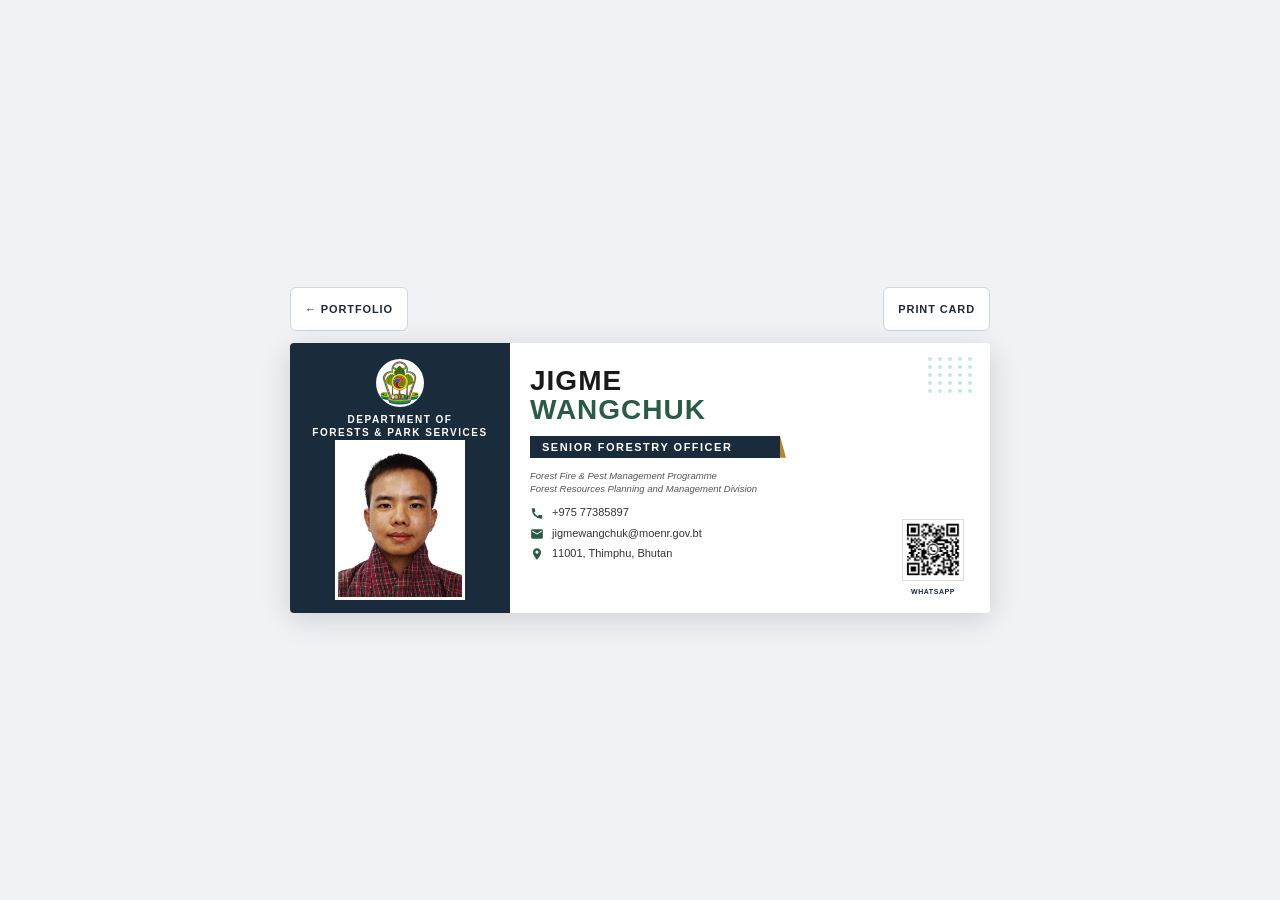
<file: jigme_card_2.html>
<!DOCTYPE html>
<html lang="en">
<head>
<meta charset="UTF-8">
<meta name="viewport" content="width=device-width, initial-scale=1.0">
<title>Business Card - Jigme Wangchuk</title>
<meta name="description" content="Digital business card for Jigme Wangchuk, Senior Forestry Officer in Bhutan.">
<meta name="theme-color" content="#1A2B3C">
<link rel="stylesheet" href="business-card.css"/>
</head>
<body>
<div class="page-actions" aria-label="Business card actions">
  <a class="page-action" href="index.html#home">&#8592; Portfolio</a>
  <button class="page-action" type="button" onclick="window.print()">Print Card</button>
</div>
<div class="card">

  <!-- LEFT PANEL -->
  <div class="left-panel">
    <div class="logo-area">
      <div class="logo-icon">
        <img src="images/DoFPS_Bhutan_Logo.png" alt="Department of Forests &amp; Park Services, Bhutan crest" style="width:100%;height:100%;object-fit:contain;"/>
      </div>
      <div class="logo-text">DEPARTMENT OF<br>FORESTS &amp; PARK SERVICES</div>
    </div>

    <div class="photo-wrapper">
      <img src="images/Profile image.jpg" alt="Jigme Wangchuk" />
    </div>
  </div>

  <!-- RIGHT PANEL -->
  <div class="right-panel">

    <div class="dot-pattern">
      <div class="dot"></div><div class="dot"></div><div class="dot"></div><div class="dot"></div><div class="dot"></div>
      <div class="dot"></div><div class="dot"></div><div class="dot"></div><div class="dot"></div><div class="dot"></div>
      <div class="dot"></div><div class="dot"></div><div class="dot"></div><div class="dot"></div><div class="dot"></div>
      <div class="dot"></div><div class="dot"></div><div class="dot"></div><div class="dot"></div><div class="dot"></div>
      <div class="dot"></div><div class="dot"></div><div class="dot"></div><div class="dot"></div><div class="dot"></div>
    </div>

    <div class="name-block">
      <div class="name-first">JIGME</div>
      <div class="name-last">WANGCHUK</div>
    </div>

    <div class="title-bar">SENIOR FORESTRY OFFICER</div>

    <div class="dept-line">Forest Fire &amp; Pest Management Programme<br>Forest Resources Planning and Management Division</div>

    <div class="contact-list">
      <a class="contact-item" href="tel:+97577385897">
        <div class="contact-icon">
          <svg viewBox="0 0 24 24" xmlns="http://www.w3.org/2000/svg">
            <path d="M6.62 10.79a15.05 15.05 0 006.59 6.59l2.2-2.2a1 1 0 011.01-.24 11.47 11.47 0 003.58.57 1 1 0 011 1V21a1 1 0 01-1 1A17 17 0 013 5a1 1 0 011-1h3.5a1 1 0 011 1 11.47 11.47 0 00.57 3.58 1 1 0 01-.25 1.01l-2.2 2.2z"/>
          </svg>
        </div>
        <span>+975 77385897</span>
      </a>
      <a class="contact-item" href="mailto:jigmewangchuk@moenr.gov.bt">
        <div class="contact-icon">
          <svg viewBox="0 0 24 24" xmlns="http://www.w3.org/2000/svg">
            <path d="M20 4H4a2 2 0 00-2 2v12a2 2 0 002 2h16a2 2 0 002-2V6a2 2 0 00-2-2zm0 4l-8 5-8-5V6l8 5 8-5v2z"/>
          </svg>
        </div>
        <span>jigmewangchuk@moenr.gov.bt</span>
      </a>
      <div class="contact-item">
        <div class="contact-icon">
          <svg viewBox="0 0 24 24" xmlns="http://www.w3.org/2000/svg">
            <path d="M12 2C8.13 2 5 5.13 5 9c0 5.25 7 13 7 13s7-7.75 7-13c0-3.87-3.13-7-7-7zm0 9.5A2.5 2.5 0 1112 6a2.5 2.5 0 010 5.5z"/>
          </svg>
        </div>
        <span>11001, Thimphu, Bhutan</span>
      </div>
    </div>

    <a class="qr-block" href="https://wa.me/97577385897" target="_blank" rel="noopener" aria-label="Message Jigme Wangchuk on WhatsApp">
      <img src="images/Scan me.jpeg" alt="WhatsApp QR code">
      <span>WhatsApp</span>
    </a>

  </div>
</div>
</body>
</html>
</file>
<file: fonts.css>
/* Self-hosted replacement for the Google Fonts CDN request.
   Same families/weights as before, served locally so the page renders
   identically with no internet connection. */

@font-face {
  font-family: 'Manrope';
  font-style: normal;
  font-weight: 300 800;
  font-display: swap;
  src: url('fonts/manrope-latin.woff2') format('woff2');
  unicode-range: U+0000-00FF, U+0131, U+0152-0153, U+02BB-02BC, U+02C6, U+02DA, U+02DC, U+0304, U+0308, U+0329, U+2000-206F, U+20AC, U+2122, U+2191, U+2193, U+2212, U+2215, U+FEFF, U+FFFD;
}

@font-face {
  font-family: 'Playfair Display';
  font-style: normal;
  font-weight: 400 900;
  font-display: swap;
  src: url('fonts/playfair-display-normal-latin.woff2') format('woff2');
  unicode-range: U+0000-00FF, U+0131, U+0152-0153, U+02BB-02BC, U+02C6, U+02DA, U+02DC, U+0304, U+0308, U+0329, U+2000-206F, U+20AC, U+2122, U+2191, U+2193, U+2212, U+2215, U+FEFF, U+FFFD;
}

@font-face {
  font-family: 'Playfair Display';
  font-style: italic;
  font-weight: 400 600;
  font-display: swap;
  src: url('fonts/playfair-display-italic-latin.woff2') format('woff2');
  unicode-range: U+0000-00FF, U+0131, U+0152-0153, U+02BB-02BC, U+02C6, U+02DA, U+02DC, U+0304, U+0308, U+0329, U+2000-206F, U+20AC, U+2122, U+2191, U+2193, U+2212, U+2215, U+FEFF, U+FFFD;
}

@font-face {
  font-family: 'JetBrains Mono';
  font-style: normal;
  font-weight: 400 700;
  font-display: swap;
  src: url('fonts/jetbrains-mono-latin.woff2') format('woff2');
  unicode-range: U+0000-00FF, U+0131, U+0152-0153, U+02BB-02BC, U+02C6, U+02DA, U+02DC, U+0304, U+0308, U+0329, U+2000-206F, U+20AC, U+2122, U+2191, U+2193, U+2212, U+2215, U+FEFF, U+FFFD;
}
</file>
<file: styles.css>
:root{
  --bg:#0d0d0d; --bg-alt:#121212; --bg-lift:#161512;
  --navy:#15130E; --navy-lt:#1D1A13;
  --charcoal:#e0e0e0; --ink:#e0e0e0; --slate:#949494; --muted:#949494;
  --white:#f2f0ec; --off:#0d0d0d; --cream:rgba(255,255,255,.03); --beige:rgba(255,255,255,.04);
  --border:rgba(255,255,255,.08); --border-lt:rgba(255,255,255,.06);
  --gold:#c8963e; --gold-lt:#dcae5c; --gold-pale:rgba(200,150,62,.1);
  --green:#4a9c78; --green-mid:#5cb389; --green-pale:rgba(74,156,120,.1);
  --glass-bg:rgba(255,255,255,.03); --glass-border:rgba(255,255,255,.08); --glass-border-hover:rgba(200,150,62,.5);
  --ease:cubic-bezier(.25,.46,.45,.94); --r:8px;
  --font-mono:'JetBrains Mono',ui-monospace,'SFMono-Regular',Consolas,monospace;
  --shadow-sm:0 6px 20px rgba(0,0,0,.35);
  --shadow-md:0 16px 42px rgba(0,0,0,.45);
  --shadow-lg:0 28px 70px rgba(0,0,0,.6);
}
*,*::before,*::after{margin:0;padding:0;box-sizing:border-box;}
html{scroll-behavior:smooth;background:var(--bg);}
body{font-family:'Manrope',sans-serif;background:transparent;color:var(--ink);overflow-x:hidden;-webkit-font-smoothing:antialiased;}
body::before{content:'';position:fixed;inset:0;z-index:-2;pointer-events:none;background:
  radial-gradient(ellipse 70% 55% at 12% -5%,rgba(120,90,190,.14),transparent 62%),
  radial-gradient(ellipse 60% 50% at 88% 8%,rgba(200,150,62,.1),transparent 60%),
  radial-gradient(ellipse 65% 55% at 100% 100%,rgba(45,90,170,.12),transparent 62%),
  radial-gradient(ellipse 55% 45% at 8% 100%,rgba(74,156,120,.08),transparent 60%),
  radial-gradient(ellipse 40% 35% at 55% 45%,rgba(160,80,190,.05),transparent 65%);}
img{display:block;max-width:100%;}
a{text-decoration:none;color:inherit;}
button{font-family:inherit;cursor:pointer;}
:focus-visible{outline:3px solid var(--gold-lt);outline-offset:3px;}
.skip-link{position:fixed;top:.75rem;left:.75rem;z-index:1100;padding:.7rem 1rem;background:var(--gold-lt);color:var(--navy);font-size:.75rem;font-weight:700;border-radius:4px;transform:translateY(-160%);transition:transform .15s var(--ease);}
.skip-link:focus{transform:translateY(0);}

.page{display:none;}
.page.active{display:block;animation:pageIn .42s cubic-bezier(0,0,.2,1) both;}
@keyframes pageIn{from{opacity:0;transform:translateY(8px);}to{opacity:1;transform:translateY(0);}}

/* NAV */
#nav{position:fixed;top:0;left:0;right:0;z-index:900;height:68px;background:rgba(10,10,10,.86);backdrop-filter:blur(16px);display:flex;align-items:center;justify-content:space-between;padding:0 3.5rem;border-bottom:1px solid rgba(200,150,62,.16);box-shadow:0 8px 28px rgba(0,0,0,.4);}
.nav-brand{display:flex;align-items:center;gap:1.1rem;cursor:pointer;background:none;border:0;text-align:left;}
.nav-mark{height:38px;display:flex;align-items:center;justify-content:center;flex-shrink:0;}
.nav-mark img{height:100%;width:auto;object-fit:contain;}
.nav-name{font-family:'Playfair Display',serif;font-size:1.05rem;font-weight:600;color:var(--white);line-height:1.3;}
.nav-name span{display:block;margin-top:.3rem;font-family:var(--font-mono);font-size:.58rem;font-weight:500;letter-spacing:.1em;text-transform:uppercase;color:rgba(255,255,255,.48);}
.nav-links{display:flex;gap:.1rem;list-style:none;align-items:center;}
.nav-links button{padding:.5rem .8rem;background:none;border:none;font-family:var(--font-mono);font-size:.66rem;font-weight:600;letter-spacing:.06em;text-transform:uppercase;color:rgba(255,255,255,.6);border-radius:4px;transition:color .2s,background .2s;}
.nav-links button:hover{color:var(--white);background:rgba(255,255,255,.07);}
.nav-links button.on{color:var(--gold-lt);}
.nav-idx{color:var(--gold);opacity:.8;margin-right:.15em;}
.nav-links button.on .nav-idx{opacity:1;}
.ham{display:none;flex-direction:column;align-items:center;justify-content:center;gap:5px;background:none;border:none;padding:10px;min-width:44px;min-height:44px;}
.ham span{display:block;width:22px;height:2px;background:rgba(255,255,255,.65);border-radius:2px;}
.nav-cv{min-height:38px;display:inline-flex;align-items:center;gap:.45rem;padding:.55rem .9rem;margin-left:.5rem;border:1px solid rgba(200,150,62,.35);border-radius:4px;color:var(--gold-lt);font-size:.6rem;font-weight:800;letter-spacing:.1em;text-transform:uppercase;transition:background .18s,color .18s;}
.nav-cv:hover{background:var(--gold-lt);color:var(--bg);}
.scroll-progress{position:fixed;top:68px;left:0;right:0;height:3px;z-index:905;background:rgba(255,255,255,.04);pointer-events:none;}
.scroll-progress span{display:block;width:0;height:100%;background:linear-gradient(90deg,var(--gold),var(--gold-lt),var(--green));transform-origin:left center;}

/* LAYOUT */
.wrap{max-width:1160px;margin:0 auto;padding:0 3.5rem;}
.sec{padding-top:5rem;padding-bottom:5rem;}
.label{display:inline-flex;align-items:center;gap:.6rem;font-family:var(--font-mono);font-size:.68rem;font-weight:600;letter-spacing:.14em;text-transform:uppercase;color:var(--gold);margin-bottom:.8rem;}
.label::before{content:'';display:block;width:26px;height:2px;background:var(--gold);}
.sec-h{font-family:'Playfair Display',serif;font-size:clamp(1.9rem,3vw,2.6rem);font-weight:700;color:var(--ink);line-height:1.15;margin-bottom:2.2rem;}
.sec-h em{color:var(--gold);font-style:italic;}
.hr{width:100%;height:1px;background:var(--border);margin:3rem 0;}
.btn{display:inline-flex;align-items:center;gap:.5rem;padding:.78rem 1.8rem;border-radius:4px;font-family:'Manrope',sans-serif;font-size:.7rem;font-weight:800;letter-spacing:.1em;text-transform:uppercase;border:none;transition:all .22s var(--ease);}
.btn-gold{background:linear-gradient(135deg,var(--gold),var(--gold-lt));color:var(--bg);}
.btn-gold:hover{transform:translateY(-2px);box-shadow:0 8px 24px rgba(200,150,62,.4);}
.btn:active{transform:translateY(0);}
.btn-ghost{background:rgba(255,255,255,.06);border:1px solid rgba(255,255,255,.2);color:rgba(255,255,255,.78);}
.btn-ghost:hover{background:rgba(255,255,255,.12);color:var(--white);border-color:var(--glass-border-hover);}
.resource-actions{display:flex;align-items:center;flex-wrap:wrap;gap:.75rem;}
.tag-tg{font-family:var(--font-mono);font-size:.6rem;font-weight:600;letter-spacing:.06em;text-transform:uppercase;padding:.2rem .6rem;border-radius:20px;background:var(--green-pale);border:1px solid rgba(74,156,120,.35);color:var(--green);}
.tag-tn{font-family:var(--font-mono);font-size:.6rem;font-weight:600;letter-spacing:.06em;text-transform:uppercase;padding:.2rem .6rem;border-radius:20px;background:rgba(255,255,255,.04);border:1px solid var(--glass-border);color:rgba(255,255,255,.7);}
.tag-to{font-family:var(--font-mono);font-size:.6rem;font-weight:600;letter-spacing:.06em;text-transform:uppercase;padding:.2rem .6rem;border-radius:20px;background:var(--gold-pale);border:1px solid rgba(200,150,62,.35);color:var(--gold-lt);}

/* TABS */
.tabs{width:max-content;max-width:100%;display:flex;gap:.25rem;padding:.3rem;margin-bottom:2.5rem;border:1px solid var(--glass-border);border-radius:8px;background:var(--glass-bg);}
.tab{min-height:42px;padding:.7rem 1.3rem;font-family:var(--font-mono);font-size:.65rem;font-weight:600;letter-spacing:.07em;text-transform:uppercase;color:var(--muted);background:none;border:none;border-radius:5px;transition:background .2s,color .2s,box-shadow .2s;}
.tab.on{color:var(--gold-lt);background:rgba(200,150,62,.12);box-shadow:0 5px 15px rgba(0,0,0,.3);}
.tab:hover:not(.on){color:var(--ink);background:rgba(255,255,255,.06);}
.panel{display:none;}
.panel.on{display:block;}

/* ANIMATIONS */
@keyframes fadeUp{from{opacity:0;transform:translateY(28px);}to{opacity:1;transform:translateY(0);}}
.reveal{opacity:0;transform:translateY(22px);transition:opacity .55s var(--ease),transform .55s var(--ease);}
.reveal.vis{opacity:1;transform:translateY(0);}
.d1{transition-delay:.1s;}.d2{transition-delay:.2s;}.d3{transition-delay:.3s;}

/* ════ PAGE 1 — HOME ════ */
#page-home{background:transparent;}
.hero{min-height:100vh;padding-top:68px;position:relative;overflow:hidden;display:grid;grid-template-columns:1fr 460px;grid-template-rows:1fr auto;}
.hero::before{content:'';position:absolute;inset:0;z-index:0;background:radial-gradient(ellipse 60% 70% at 20% 50%,rgba(74,156,120,.14) 0%,transparent 65%),radial-gradient(ellipse 40% 50% at 90% 10%,rgba(200,150,62,.12) 0%,transparent 60%);}
.hero::after{content:'';position:absolute;inset:0;z-index:0;background-image:radial-gradient(circle at 1px 1px,rgba(255,255,255,.03) 1px,transparent 0);background-size:44px 44px;}
.hero-l{position:relative;z-index:2;display:flex;flex-direction:column;justify-content:center;padding:5rem 4rem 5rem 5rem;}
.hero-kicker{display:inline-flex;align-items:center;gap:.5rem;font-family:var(--font-mono);font-size:.68rem;font-weight:600;letter-spacing:.16em;text-transform:uppercase;color:var(--gold-lt);margin-bottom:1.8rem;animation:fadeUp .7s var(--ease) both;}
.hero-kicker::before{content:'';width:24px;height:2px;background:var(--gold);display:block;}
.hero-h1{font-family:'Playfair Display',serif;font-size:clamp(3rem,5.5vw,5rem);font-weight:900;color:var(--white);line-height:1.03;margin-bottom:.25rem;animation:fadeUp .7s var(--ease) .1s both;}
.hero-h1 i{color:#9dc9ab;font-style:italic;font-weight:400;}
.hero-role{font-size:.78rem;font-weight:500;letter-spacing:.12em;text-transform:uppercase;color:rgba(255,255,255,.55);border-left:3px solid var(--gold);padding-left:.9rem;margin:1.4rem 0 1.8rem;animation:fadeUp .7s var(--ease) .2s both;}
.hero-bio{font-family:'Playfair Display',serif;font-size:clamp(1rem,1.3vw,1.18rem);line-height:1.85;color:rgba(255,255,255,.68);max-width:500px;margin-bottom:2.8rem;animation:fadeUp .7s var(--ease) .3s both;}
.hero-btns{display:flex;gap:.9rem;flex-wrap:wrap;animation:fadeUp .7s var(--ease) .4s both;}
.hero-r{position:relative;z-index:2;overflow:hidden;}
.hero-r img{width:100%;height:100%;object-fit:cover;object-position:center top;}
.hero-r::before{content:'';position:absolute;inset:0;z-index:1;background:linear-gradient(to right,var(--bg) 0%,rgba(13,13,13,.25) 40%,transparent 60%),linear-gradient(to top,var(--bg) 0%,transparent 35%);}
.hero-r-ph{width:100%;height:100%;min-height:500px;background:linear-gradient(160deg,#1a1712,#0d0d0d);display:flex;align-items:center;justify-content:center;font-size:5rem;color:rgba(255,255,255,.08);}
.hero-stats{grid-column:1/-1;position:relative;z-index:3;background:rgba(8,8,8,.9);backdrop-filter:blur(12px);border-top:1px solid rgba(200,150,62,.18);display:grid;grid-template-columns:repeat(3,1fr);animation:fadeUp .7s var(--ease) .6s both;}
.stat-c{padding:1.4rem 2rem;border-right:1px solid rgba(255,255,255,.06);display:flex;align-items:center;gap:1rem;}
.stat-c:last-child{border-right:none;}
.stat-ico{font-size:1.4rem;opacity:.65;}
.stat-num{font-family:'Playfair Display',serif;font-size:1.9rem;font-weight:700;color:var(--gold-lt);line-height:1;display:block;}
.stat-lbl{font-family:var(--font-mono);font-size:.6rem;letter-spacing:.1em;text-transform:uppercase;color:rgba(255,255,255,.55);margin-top:.25rem;display:block;}

/* HOME SHOWCASE */
.home-showcase{position:relative;background:transparent;padding:6rem 0 6.5rem;overflow:hidden;}
.home-showcase::before{content:'';position:absolute;width:420px;height:420px;border-radius:50%;right:-180px;top:-210px;border:1px solid rgba(200,150,62,.16);box-shadow:0 0 0 52px rgba(200,150,62,.02),0 0 0 104px rgba(74,156,120,.02);pointer-events:none;}
.showcase-head{display:grid;grid-template-columns:minmax(0,1fr) minmax(280px,460px);gap:4rem;align-items:end;margin-bottom:3rem;position:relative;z-index:1;}
.showcase-title{font-family:'Playfair Display',serif;font-size:clamp(2.25rem,4vw,3.5rem);font-weight:700;line-height:1.08;color:var(--ink);max-width:650px;}
.showcase-title em{font-weight:400;color:var(--green);}
.showcase-copy{font-family:'Playfair Display',serif;font-size:1.02rem;line-height:1.85;color:var(--muted);border-left:2px solid var(--gold);padding-left:1.4rem;}
.focus-grid{display:grid;grid-template-columns:1.2fr 1fr 1fr;gap:1.25rem;position:relative;z-index:1;}
.focus-card{min-height:355px;border-radius:12px;overflow:hidden;position:relative;display:flex;flex-direction:column;padding:2rem;border:1px solid var(--glass-border);background:var(--glass-bg);box-shadow:var(--shadow-sm);transition:transform .3s var(--ease),box-shadow .3s var(--ease),border-color .3s;}
.focus-card:hover,.focus-card:focus-within{transform:translateY(-6px);box-shadow:var(--shadow-md);border-color:var(--glass-border-hover);}
.focus-card--dark{background:linear-gradient(145deg,#171410 0%,#1f1a12 100%);border-color:rgba(200,150,62,.18);color:var(--white);}
.focus-card--dark::after{content:'';position:absolute;width:220px;height:220px;border-radius:50%;right:-95px;bottom:-115px;border:1px solid rgba(200,150,62,.22);box-shadow:0 0 0 28px rgba(200,150,62,.035),0 0 0 56px rgba(200,150,62,.02);}
.focus-index{font-family:var(--font-mono);font-size:.8rem;font-weight:600;color:var(--gold);letter-spacing:.14em;margin-bottom:auto;}
.focus-icon{width:48px;height:48px;display:flex;align-items:center;justify-content:center;border-radius:50%;background:var(--gold-pale);font-size:1.25rem;margin-bottom:1.3rem;}
.focus-card--dark .focus-icon{background:rgba(200,150,62,.14);border:1px solid rgba(200,150,62,.25);}
.focus-kicker{font-family:var(--font-mono);font-size:.62rem;font-weight:600;letter-spacing:.12em;text-transform:uppercase;color:var(--gold);margin-bottom:.55rem;}
.focus-title{font-family:'Playfair Display',serif;font-size:1.4rem;font-weight:700;line-height:1.28;color:var(--ink);margin-bottom:.75rem;}
.focus-card--dark .focus-title{color:var(--white);}
.focus-copy{font-size:.8rem;line-height:1.7;color:var(--muted);margin-bottom:1.3rem;}
.focus-card--dark .focus-copy{color:rgba(255,255,255,.62);}
.focus-link{align-self:flex-start;min-height:44px;display:inline-flex;align-items:center;gap:.5rem;padding:.45rem 0;background:none;border:0;border-bottom:1px solid currentColor;font-size:.65rem;font-weight:700;letter-spacing:.1em;text-transform:uppercase;color:var(--green);position:relative;z-index:1;}
.focus-card--dark .focus-link{color:var(--gold-lt);}
.focus-photo{padding:0;background:var(--bg-alt);border:0;}
.focus-photo img{position:absolute;inset:0;width:100%;height:100%;object-fit:cover;transition:transform .5s var(--ease);}
.focus-photo:hover img,.focus-photo:focus-within img{transform:scale(1.04);}
.focus-photo::after{content:'';position:absolute;inset:0;background:linear-gradient(to top,rgba(8,8,8,.96) 0%,rgba(8,8,8,.3) 75%);}
.focus-photo-content{position:relative;z-index:2;margin-top:auto;padding:2rem;color:var(--white);}
.focus-photo .focus-title{color:var(--white);}
.focus-photo .focus-copy{color:rgba(255,255,255,.68);}
.focus-photo .focus-link{color:var(--gold-lt);}
.showcase-note{display:flex;align-items:center;justify-content:space-between;gap:2rem;margin-top:1.5rem;padding:1.25rem 1.5rem;border:1px solid var(--glass-border);border-radius:10px;background:var(--glass-bg);box-shadow:var(--shadow-sm);position:relative;z-index:1;}
.showcase-note p{font-family:'Playfair Display',serif;font-size:1rem;color:var(--ink);line-height:1.5;}
.showcase-note span{color:var(--gold);font-style:italic;}

/* PAGE BAND */
.page-band{position:relative;overflow:hidden;background:radial-gradient(circle at 82% 18%,rgba(200,150,62,.1),transparent 25%),linear-gradient(145deg,#121110,#181510);padding:5rem 0 4rem;}
.page-band .wrap,.sk-band .wrap,.gallery-band .wrap,.ct-hero .wrap{position:relative;z-index:1;}
.band-number{position:absolute;right:0;top:50%;transform:translateY(-50%);font-family:var(--font-mono);font-size:clamp(7rem,16vw,13rem);font-weight:700;line-height:.8;color:rgba(255,255,255,.035);letter-spacing:-.04em;user-select:none;pointer-events:none;}
.band-grid{display:grid;grid-template-columns:1fr 280px;gap:4rem;align-items:center;}
.band-title{font-family:'Playfair Display',serif;font-size:clamp(2.4rem,4vw,3.6rem);font-weight:700;color:var(--white);line-height:1.1;margin-bottom:1rem;}
.band-title em{color:var(--gold-lt);font-style:italic;}
.band-para{font-size:.95rem;line-height:1.9;color:rgba(255,255,255,.62);font-weight:300;max-width:540px;}
.photo-frame{border-radius:var(--r);overflow:hidden;box-shadow:0 24px 60px rgba(0,0,0,.5);aspect-ratio:3/4;}
.photo-frame img{width:100%;height:100%;object-fit:cover;object-position:center top;}
.photo-ph{width:100%;height:100%;min-height:240px;background:linear-gradient(160deg,#1a1712,#0d0d0d);display:flex;align-items:center;justify-content:center;font-size:4rem;}

/* ABOUT */
#page-about{background:transparent;}
.profile-grid{display:grid;grid-template-columns:repeat(3,1fr);gap:1px;background:var(--glass-border);border:1px solid var(--glass-border);border-radius:var(--r);overflow:hidden;margin-bottom:3.5rem;}
.pc{background:var(--bg-alt);padding:1.3rem 1.5rem;}
.pc-k{font-family:var(--font-mono);font-size:.65rem;font-weight:600;letter-spacing:.1em;text-transform:uppercase;color:var(--gold);margin-bottom:.3rem;}
.pc-v{font-size:.88rem;font-weight:600;color:var(--ink);line-height:1.4;}

/* ABOUT COPY */
.about-copy{max-width:800px;margin-bottom:3.5rem;}
.about-copy p{font-family:'Playfair Display',serif;font-size:1.05rem;line-height:1.9;color:var(--slate);margin-bottom:1.2rem;}
.about-copy p:last-child{margin-bottom:0;}

/* TIMELINE */
.tl{position:relative;padding-left:2.5rem;}
.tl::before{content:'';position:absolute;left:8px;top:10px;bottom:0;width:2px;background:linear-gradient(to bottom,var(--gold),var(--border));}
.tl-item{position:relative;margin-bottom:3rem;}
.tl-dot{position:absolute;left:-2.3rem;top:4px;width:14px;height:14px;border-radius:50%;background:var(--bg);border:3px solid var(--muted);box-shadow:0 0 0 3px rgba(255,255,255,.06);}
.tl-dot.g{border-color:var(--gold);}
.tl-period{font-family:var(--font-mono);font-size:.68rem;font-weight:600;letter-spacing:.08em;text-transform:uppercase;color:var(--gold);margin-bottom:.3rem;}
.tl-role{font-family:'Playfair Display',serif;font-size:1.4rem;font-weight:700;color:var(--ink);margin-bottom:.2rem;}
.tl-org{font-size:.85rem;font-weight:600;color:var(--green);margin-bottom:.9rem;}
.tl-ul{list-style:none;}
.tl-ul li{font-size:.88rem;color:var(--muted);line-height:1.8;padding:.2rem 0 .2rem 1.3rem;position:relative;}
.tl-ul li::before{content:'›';position:absolute;left:0;color:var(--gold);font-weight:700;font-size:1.1rem;}
.tl-item--calibri .tl-org,.tl-item--calibri .tl-ul li{font-family:Calibri,'Segoe UI',Arial,sans-serif;}
.tl-tags{margin-top:.75rem;display:flex;flex-wrap:wrap;gap:.4rem;}

/* PROJECT CARDS */
.proj-grid{display:grid;grid-template-columns:repeat(auto-fill,minmax(300px,1fr));gap:1.5rem;}
.pc-card{background:var(--glass-bg);border:1px solid var(--glass-border);border-radius:var(--r);overflow:hidden;display:flex;flex-direction:column;box-shadow:var(--shadow-sm);transition:transform .25s var(--ease),box-shadow .25s,border-color .25s;}
.pc-card:hover{transform:translateY(-4px);box-shadow:0 12px 32px rgba(0,0,0,.4);border-color:var(--glass-border-hover);}
.pc-band{height:4px;}
.b-navy{background:linear-gradient(90deg,#5a7186,#7a94a8);}
.b-green{background:linear-gradient(90deg,var(--green),var(--green-mid));}
.b-gold{background:linear-gradient(90deg,var(--gold),var(--gold-lt));}
.b-teal{background:linear-gradient(90deg,#2a9aad,#5cc4d6);}
.pc-body{padding:1.4rem 1.6rem;flex:1;}
.pc-meta{display:flex;gap:.5rem;flex-wrap:wrap;margin-bottom:.7rem;align-items:center;}
.pc-yr{font-family:var(--font-mono);font-size:.6rem;font-weight:600;color:var(--muted);margin-left:auto;}
.pc-upcoming{font-family:var(--font-mono);font-size:.6rem;font-weight:600;letter-spacing:.08em;text-transform:uppercase;padding:.2rem .6rem;border-radius:20px;background:rgba(92,196,214,.1);color:#7dd3e3;border:1px solid rgba(92,196,214,.35);}
.pc-name{font-family:'Playfair Display',serif;font-size:1rem;font-weight:700;color:var(--ink);line-height:1.35;margin-bottom:.6rem;}
.pc-desc{font-size:.83rem;color:var(--muted);line-height:1.75;}
.pc-foot{padding:.75rem 1.6rem;border-top:1px solid var(--border-lt);}
.pc-donor{font-family:var(--font-mono);font-size:.62rem;font-weight:600;letter-spacing:.06em;text-transform:uppercase;color:var(--muted);}

/* RESEARCH */
#page-research{background:transparent;}
.field-grid{display:grid;grid-template-columns:repeat(auto-fill,minmax(320px,1fr));gap:1.6rem;margin-bottom:5rem;}
.fc{background:var(--glass-bg);border:1px solid var(--glass-border);border-radius:var(--r);overflow:hidden;display:flex;flex-direction:column;box-shadow:var(--shadow-sm);transition:transform .25s var(--ease),box-shadow .25s,border-color .25s;}
.fc:hover{transform:translateY(-5px);box-shadow:0 16px 40px rgba(0,0,0,.4);border-color:var(--glass-border-hover);}
.fc-top{background:rgba(255,255,255,.03);border-bottom:1px solid var(--glass-border);padding:1.3rem 1.6rem;display:flex;justify-content:space-between;align-items:flex-start;}
.fc-year{font-family:var(--font-mono);font-size:2.2rem;font-weight:700;color:rgba(255,255,255,.12);line-height:1;user-select:none;}
.fc-badge{font-family:var(--font-mono);font-size:.6rem;font-weight:600;letter-spacing:.1em;text-transform:uppercase;padding:.25rem .7rem;border-radius:20px;background:rgba(200,150,62,.15);border:1px solid rgba(200,150,62,.4);color:var(--gold-lt);}
.fc-body{padding:1.3rem 1.6rem;flex:1;}
.fc-title{font-family:'Playfair Display',serif;font-size:1.05rem;font-weight:700;color:var(--ink);margin-bottom:.65rem;line-height:1.35;}
.fc-desc{font-size:.83rem;color:var(--muted);line-height:1.78;}
.fc-foot{padding:.85rem 1.6rem;border-top:1px solid var(--border-lt);}
.dl-btn{display:inline-flex;align-items:center;gap:.45rem;padding:.48rem 1.05rem;background:rgba(255,255,255,.06);border:1px solid var(--glass-border);color:rgba(255,255,255,.78);border-radius:4px;font-family:var(--font-mono);font-size:.62rem;font-weight:600;letter-spacing:.08em;text-transform:uppercase;transition:all .2s;text-decoration:none;}
.dl-btn:hover{background:rgba(200,150,62,.14);border-color:var(--glass-border-hover);color:var(--gold-lt);transform:translateY(-1px);}
.dl-btn svg{width:12px;height:12px;fill:currentColor;flex-shrink:0;}
.int-lbl{font-family:var(--font-mono);font-size:.62rem;font-weight:600;letter-spacing:.06em;text-transform:uppercase;color:var(--muted);}

.j-list{list-style:none;display:grid;grid-template-columns:repeat(2,minmax(0,1fr));gap:1rem;}
.j-item{display:grid;grid-template-columns:minmax(0,1fr) auto;gap:1.25rem;align-items:start;padding:1.5rem;background:var(--glass-bg);border:1px solid var(--glass-border);border-radius:10px;box-shadow:var(--shadow-sm);transition:transform .25s var(--ease),box-shadow .25s,border-color .25s;}
.j-item:hover,.j-item:focus-within{transform:translateY(-3px);box-shadow:var(--shadow-md);border-color:var(--glass-border-hover);}
.j-badges{display:flex;align-items:center;gap:.5rem;margin-bottom:.45rem;flex-wrap:wrap;}
.jy{font-family:var(--font-mono);font-size:.62rem;font-weight:700;background:rgba(200,150,62,.14);border:1px solid rgba(200,150,62,.35);color:var(--gold-lt);padding:.2rem .6rem;border-radius:3px;}
.jt{font-family:var(--font-mono);font-size:.6rem;font-weight:600;letter-spacing:.08em;text-transform:uppercase;padding:.2rem .6rem;border-radius:20px;background:var(--green-pale);border:1px solid rgba(74,156,120,.35);color:var(--green);}
.j-title{font-family:'Playfair Display',serif;font-size:1.05rem;font-weight:600;color:var(--ink);line-height:1.45;margin-bottom:.3rem;}
.j-journal{font-family:'Playfair Display',serif;font-style:italic;font-size:.88rem;color:var(--gold);}
.j-authors{font-size:.72rem;color:var(--muted);font-weight:500;margin-top:.15rem;}

.t-list{list-style:none;display:grid;gap:.7rem;}
.t-item{display:grid;grid-template-columns:70px minmax(0,1fr) auto;gap:1.2rem;align-items:center;padding:1.1rem 1.25rem;background:var(--glass-bg);border:1px solid var(--glass-border);border-radius:var(--r);box-shadow:var(--shadow-sm);transition:transform .2s var(--ease),border-color .2s;}
.t-item:hover,.t-item:focus-within{transform:translateX(4px);border-color:var(--glass-border-hover);}
.t-yr{font-family:var(--font-mono);font-size:.68rem;font-weight:700;color:var(--gold);text-align:center;}
.t-name{font-size:.88rem;font-weight:600;color:var(--ink);line-height:1.45;margin-bottom:.12rem;}
.t-org{font-size:.72rem;color:var(--muted);font-weight:500;}

/* SKILLS */
#page-skills{background:transparent;}
.sk-band{position:relative;overflow:hidden;background:radial-gradient(circle at 85% 25%,rgba(200,150,62,.1),transparent 26%),linear-gradient(160deg,#121110 0%,#181510 100%);padding:4.5rem 0 3.5rem;}
.sk-band-title{font-family:'Playfair Display',serif;font-size:clamp(2.2rem,3.5vw,3rem);font-weight:700;color:var(--white);}
.sk3{display:grid;grid-template-columns:repeat(3,1fr);gap:1.5rem;margin-bottom:4rem;}
.sk-box{background:var(--glass-bg);border:1px solid var(--glass-border);border-radius:var(--r);padding:1.6rem;transition:box-shadow .2s,border-color .2s;}
.sk-box:hover{box-shadow:0 6px 20px rgba(0,0,0,.35);border-color:var(--glass-border-hover);}
.sk-hd{display:flex;align-items:center;gap:.7rem;font-family:var(--font-mono);font-size:.68rem;font-weight:600;letter-spacing:.1em;text-transform:uppercase;color:var(--ink);margin-bottom:1rem;padding-bottom:.8rem;border-bottom:2px solid var(--gold);}
.tags{display:flex;flex-wrap:wrap;gap:.4rem;}
.tag{font-size:.72rem;font-weight:500;padding:.28rem .72rem;border-radius:20px;background:var(--glass-bg);border:1px solid var(--glass-border);color:var(--muted);transition:all .18s;}
.tag:hover{background:rgba(200,150,62,.14);color:var(--gold-lt);border-color:var(--glass-border-hover);}
.cert-grid{display:grid;grid-template-columns:repeat(auto-fill,minmax(280px,1fr));gap:1rem;margin-bottom:4rem;}
.cert-c{background:var(--glass-bg);border:1px solid var(--glass-border);border-radius:var(--r);padding:1.15rem 1.4rem;display:flex;gap:1rem;align-items:flex-start;transition:box-shadow .2s,border-color .2s;}
.cert-c:hover{box-shadow:0 4px 16px rgba(0,0,0,.35);border-color:var(--glass-border-hover);}
.cert-ico{width:38px;height:38px;border-radius:50%;flex-shrink:0;background:linear-gradient(135deg,var(--gold),var(--gold-lt));display:flex;align-items:center;justify-content:center;font-size:1rem;}
.cert-nm{font-size:.85rem;font-weight:600;color:var(--ink);line-height:1.4;margin-bottom:.18rem;}
.cert-by{font-family:var(--font-mono);font-size:.68rem;font-weight:500;color:var(--muted);}
.aw-grid{display:grid;grid-template-columns:repeat(auto-fill,minmax(255px,1fr));gap:1.3rem;}
.aw-card{background:var(--glass-bg);border:1px solid var(--glass-border);border-radius:var(--r);padding:1.8rem;position:relative;overflow:hidden;transition:transform .25s var(--ease),box-shadow .25s,border-color .25s;}
.aw-card::before{content:'';position:absolute;top:0;left:0;right:0;height:4px;background:linear-gradient(90deg,var(--gold),var(--gold-lt));}
.aw-card:hover{transform:translateY(-3px);box-shadow:0 10px 28px rgba(0,0,0,.35);border-color:var(--glass-border-hover);}
.aw-ico{font-size:1.9rem;margin-bottom:.8rem;}
.aw-t{font-family:'Playfair Display',serif;font-size:1rem;font-weight:700;color:var(--ink);margin-bottom:.45rem;line-height:1.35;}
.aw-d{font-size:.83rem;color:var(--muted);line-height:1.7;}

/* GALLERY */
#page-gallery{background:transparent;}
.gallery-band{position:relative;overflow:hidden;background:radial-gradient(circle at 85% 25%,rgba(74,156,120,.14),transparent 28%),linear-gradient(145deg,#121110,#161810);padding:4.5rem 0 3.5rem;}
.gallery-band-title{font-family:'Playfair Display',serif;font-size:clamp(2.2rem,3.5vw,3rem);font-weight:700;color:var(--white);}
.gallery-grid{display:grid;grid-template-columns:repeat(12,minmax(0,1fr));grid-auto-rows:140px;gap:1rem;padding:4rem 0;}
.gal-item{display:block;width:100%;height:100%;padding:0;border:1px solid var(--glass-border);border-radius:10px;overflow:hidden;position:relative;grid-column:span 4;grid-row:span 2;cursor:pointer;background:var(--bg-alt);text-align:left;box-shadow:var(--shadow-sm);transition:border-color .25s;}
.gal-item:hover,.gal-item:focus-visible{border-color:var(--glass-border-hover);}
.gal-item:nth-child(1),.gal-item:nth-child(6){grid-column:span 8;}
.gal-item img{width:100%;height:100%;object-fit:cover;transition:transform .4s var(--ease),filter .4s;}
.gal-item:hover img,.gal-item:focus-visible img{transform:scale(1.06);filter:brightness(.75);}
.gal-caption{position:absolute;bottom:0;left:0;right:0;padding:1rem 1.2rem;background:linear-gradient(to top,rgba(8,8,8,.9),transparent);color:var(--white);font-size:.75rem;font-weight:500;letter-spacing:.04em;line-height:1.4;transform:translateY(100%);transition:transform .3s var(--ease);}
.gal-item:hover .gal-caption,.gal-item:focus-visible .gal-caption{transform:translateY(0);}

/* Lightbox */
.lightbox{display:none;position:fixed;inset:0;z-index:999;background:rgba(0,0,0,.92);align-items:center;justify-content:center;padding:4rem;}
.lightbox.open{display:flex;}
.lb-img{max-width:90vw;max-height:88vh;border-radius:6px;box-shadow:0 30px 80px rgba(0,0,0,.6);object-fit:contain;}
.lb-close{position:absolute;top:1.5rem;right:2rem;background:none;border:none;color:rgba(255,255,255,.6);font-size:2rem;cursor:pointer;transition:color .2s;}
.lb-close:hover{color:var(--white);}
.lb-prev,.lb-next{position:absolute;top:50%;transform:translateY(-50%);background:rgba(255,255,255,.1);border:1px solid rgba(255,255,255,.2);border-radius:50%;width:48px;height:48px;display:flex;align-items:center;justify-content:center;color:var(--white);font-size:1.3rem;cursor:pointer;transition:background .2s;}
.lb-prev{left:1.5rem;}
.lb-next{right:1.5rem;}
.lb-prev:hover,.lb-next:hover{background:rgba(255,255,255,.2);}
.lb-caption{position:absolute;bottom:1.5rem;left:50%;transform:translateX(-50%);color:rgba(255,255,255,.65);font-size:.8rem;letter-spacing:.06em;text-align:center;max-width:600px;}

/* CONTACT */
#page-contact{background:transparent;}
.ct-hero{position:relative;overflow:hidden;background:radial-gradient(circle at 84% 22%,rgba(200,150,62,.1),transparent 27%),linear-gradient(160deg,#121110,#181510);padding:5.5rem 0 4.5rem;}
.ct-title{font-family:'Playfair Display',serif;font-size:clamp(2.8rem,5vw,4.2rem);font-weight:700;color:var(--white);line-height:1.08;margin-bottom:.9rem;}
.ct-title em{color:var(--gold-lt);font-style:italic;}
.ct-sub{font-family:'Playfair Display',serif;font-size:1.05rem;color:rgba(255,255,255,.6);max-width:520px;line-height:1.8;}
.ct-body{display:grid;grid-template-columns:1fr 420px;gap:4rem;padding:4rem 0;}
.ct-links{display:flex;flex-direction:column;gap:.85rem;}
.cl{display:flex;align-items:center;gap:1rem;padding:1.05rem 1.4rem;background:var(--glass-bg);border:1px solid var(--glass-border);border-radius:var(--r);color:rgba(255,255,255,.7);transition:all .22s;}
.cl:hover{background:rgba(255,255,255,.06);border-color:var(--glass-border-hover);color:var(--white);transform:translateX(4px);}
.cl-ico{width:40px;height:40px;border-radius:50%;flex-shrink:0;background:rgba(200,150,62,.15);border:1px solid rgba(200,150,62,.3);display:flex;align-items:center;justify-content:center;font-size:1rem;}
.cl-lbl{font-family:var(--font-mono);font-size:.62rem;font-weight:600;letter-spacing:.1em;text-transform:uppercase;color:var(--gold-lt);margin-bottom:.18rem;}
.cl-val{font-size:.85rem;font-weight:500;}
.cl-val{overflow-wrap:anywhere;}
.qr-card{display:grid;grid-template-columns:82px 1fr;gap:1rem;align-items:center;padding:1rem 1.4rem;background:var(--glass-bg);border:1px solid var(--glass-border);border-radius:var(--r);color:rgba(255,255,255,.72);}
.qr-card img{width:82px;aspect-ratio:1;object-fit:cover;border-radius:5px;background:#fff;}
.qr-card strong{display:block;color:var(--gold-lt);font-family:var(--font-mono);font-size:.7rem;letter-spacing:.08em;text-transform:uppercase;margin-bottom:.35rem;}
.qr-card span{font-size:.78rem;line-height:1.55;}
.ct-form{background:var(--glass-bg);border:1px solid var(--glass-border);border-radius:14px;padding:2.4rem;}
.ct-form h3{font-family:'Playfair Display',serif;font-size:1.5rem;font-weight:700;color:var(--white);margin-bottom:1.8rem;}
.fg{margin-bottom:1.2rem;}
.fg label{display:block;font-family:var(--font-mono);font-size:.62rem;font-weight:600;letter-spacing:.1em;text-transform:uppercase;color:rgba(255,255,255,.58);margin-bottom:.42rem;}
.fg input,.fg textarea{width:100%;padding:.76rem 1rem;background:rgba(255,255,255,.05);border:1px solid rgba(255,255,255,.14);border-radius:6px;color:var(--white);font-family:'Manrope',sans-serif;font-size:.85rem;outline:none;transition:border-color .2s;resize:none;}
.fg input:focus,.fg textarea:focus{border-color:rgba(200,150,62,.6);}
.fg input::placeholder,.fg textarea::placeholder{color:rgba(255,255,255,.28);}
.fg textarea{height:100px;}
.form-send{width:100%;padding:.88rem;background:linear-gradient(135deg,var(--gold),var(--gold-lt));color:var(--bg);border:none;border-radius:6px;font-family:'Manrope',sans-serif;font-size:.68rem;font-weight:800;letter-spacing:.12em;text-transform:uppercase;transition:all .22s;}
.form-send:hover{transform:translateY(-2px);box-shadow:0 8px 22px rgba(200,150,62,.4);}
.form-note{text-align:center;margin-top:.75rem;font-size:.62rem;color:rgba(255,255,255,.4);}
.form-status{min-height:1.25rem;margin-top:.75rem;font-size:.7rem;line-height:1.5;text-align:center;color:var(--gold-lt);}

footer{background:#080808;text-align:center;padding:1.5rem;border-top:1px solid rgba(200,150,62,.12);font-family:var(--font-mono);font-size:.65rem;font-weight:500;letter-spacing:.1em;text-transform:uppercase;color:rgba(255,255,255,.4);}
.to-top{position:fixed;right:1.25rem;bottom:1.25rem;z-index:880;width:46px;height:46px;border:1px solid rgba(200,150,62,.35);border-radius:50%;background:rgba(13,13,13,.94);color:var(--gold-lt);font-size:1.1rem;box-shadow:var(--shadow-md);opacity:0;visibility:hidden;transform:translateY(10px);transition:opacity .2s,visibility .2s,transform .2s,background .2s;}
.to-top.show{opacity:1;visibility:visible;transform:translateY(0);}
.to-top:hover{background:var(--gold);color:var(--bg);}

/* SIDEBAR CONTACT */
.side-contact{position:fixed;right:1.1rem;top:50%;transform:translateY(-50%) rotate(180deg);writing-mode:vertical-rl;font-family:var(--font-mono);font-size:.68rem;letter-spacing:.14em;color:rgba(224,224,224,.4);z-index:600;padding:.4rem;transition:color .2s;}
.side-contact:hover,.side-contact:focus-visible{color:var(--gold-lt);}
@media(max-width:1024px){.side-contact{display:none;}}

/* PARTICLE CANVAS */
#bg-canvas{position:fixed;inset:0;z-index:-1;pointer-events:none;display:block;}

/* IDLE BURNING METEOR */
.idle-meteor-strike{--meteor-y:42%;--meteor-angle:8deg;position:fixed;inset:0;z-index:890;overflow:hidden;visibility:hidden;pointer-events:none;contain:strict;}
.idle-meteor-strike.is-active{visibility:visible;}
.idle-meteor{position:absolute;top:var(--meteor-y);left:0;width:clamp(78px,10vw,138px);aspect-ratio:1;border-radius:58% 42% 52% 48% / 46% 55% 45% 54%;opacity:0;background:radial-gradient(circle at 32% 28%,#fff6af 0 5%,#ffbd2e 9%,#f05a0b 17%,transparent 26%),radial-gradient(circle at 62% 64%,#090604 0 9%,transparent 10%),radial-gradient(circle at 70% 30%,#3a1609 0 8%,transparent 9%),linear-gradient(135deg,#ff8a12 0 12%,#7a260b 28%,#2a130c 52%,#0b0807 78%,#23100a 100%);box-shadow:0 0 18px 6px rgba(255,111,0,.9),0 0 54px 20px rgba(255,62,0,.52),0 0 120px 45px rgba(255,174,0,.2);will-change:transform,opacity;}
.idle-meteor::before{content:'';position:absolute;z-index:-1;top:50%;right:62%;width:min(66vw,900px);height:96%;border-radius:70% 0 0 70%;transform:translateY(-50%);transform-origin:right center;background:linear-gradient(90deg,transparent 0%,rgba(170,14,0,.06) 20%,rgba(255,46,0,.34) 48%,rgba(255,121,0,.78) 72%,rgba(255,226,76,.96) 100%);box-shadow:0 0 28px rgba(255,70,0,.48);clip-path:polygon(0 43%,100% 0,100% 100%,0 57%);}
.idle-meteor::after{content:'';position:absolute;inset:13%;border-radius:61% 39% 55% 45%;background:radial-gradient(circle at 28% 34%,rgba(255,179,39,.62) 0 4%,transparent 6%),radial-gradient(circle at 66% 25%,rgba(0,0,0,.72) 0 8%,transparent 10%),radial-gradient(circle at 70% 68%,rgba(0,0,0,.82) 0 11%,transparent 13%);box-shadow:inset -12px -9px 18px rgba(0,0,0,.6),inset 8px 6px 14px rgba(255,103,0,.34);}
.idle-meteor-strike.is-active .idle-meteor{animation:meteorStrike 5.2s cubic-bezier(.35,.05,.25,1) both;}
.idle-meteor-strike.is-active .idle-meteor::before{animation:meteorFlame 240ms ease-in-out infinite alternate;}
@keyframes meteorStrike{
  0%{opacity:0;transform:translate3d(-42vw,-165%,0) scale(.42) rotate(var(--meteor-angle));}
  9%{opacity:1;}
  46%{opacity:1;transform:translate3d(46vw,-50%,0) scale(1) rotate(var(--meteor-angle));}
  88%{opacity:1;}
  100%{opacity:0;transform:translate3d(142vw,65%,0) scale(.5) rotate(var(--meteor-angle));}
}
@keyframes meteorFlame{from{opacity:.72;transform:translateY(-50%) scaleX(.92);}to{opacity:1;transform:translateY(-50%) scaleX(1.05);}}

/* MOBILE MENU */
.mob{position:fixed;inset:0;z-index:950;background:var(--bg);display:flex;visibility:hidden;flex-direction:column;justify-content:center;align-items:center;gap:1.2rem;transform:translateX(-100%);transition:transform .35s var(--ease),visibility .35s;}
.mob.open{visibility:visible;transform:translateX(0);}
.mob button,.mob a{display:inline-flex;align-items:baseline;gap:.5rem;font-family:'Playfair Display',serif;font-size:1.65rem;font-weight:600;color:rgba(255,255,255,.75);background:none;border:none;min-height:44px;padding:.25rem 1rem;transition:color .2s;}
.mob button:hover,.mob a:hover{color:var(--gold-lt);}
.mob .nav-idx{font-size:.62rem;}
.mob-x{position:absolute;top:1.5rem;right:2rem;font-size:1.5rem;background:none;border:none;color:rgba(255,255,255,.5);}

@media(max-width:1024px){
  .hero{grid-template-columns:1fr;}.hero-r{display:none;}.hero-l{padding:5rem 2rem 5rem 3rem;}
  .hero-stats{grid-template-columns:repeat(3,1fr);}
  .band-grid{grid-template-columns:1fr;}.band-grid .photo-frame{max-width:200px;}
  .sk3{grid-template-columns:repeat(2,1fr);}.ct-body{grid-template-columns:1fr;}
  .focus-grid{grid-template-columns:1fr 1fr;}.focus-card--dark{grid-column:1/-1;min-height:300px;}.showcase-head{grid-template-columns:1fr;gap:1.5rem;}
  .nav-cv{display:none;}.j-list{grid-template-columns:1fr;}
}
@media(max-width:768px){
  #nav{padding:0 1.5rem;}.nav-links{display:none;}.ham{display:flex;}
  .wrap{padding:0 1.5rem;}.sec{padding-top:3.5rem;padding-bottom:3.5rem;}
  .about-copy{margin-right:auto;margin-left:auto;text-align:center;}.about-copy .sec-h{margin-bottom:1.5rem;}.about-copy p{text-align:left;font-size:1rem;line-height:1.8;}
  .profile-grid{grid-template-columns:1fr 1fr;}.sk3{grid-template-columns:1fr;}
  .field-grid{grid-template-columns:1fr;}.aw-grid{grid-template-columns:1fr 1fr;}
  .j-item{grid-template-columns:1fr;}.hero-stats{grid-template-columns:1fr 1fr 1fr;}
  .gallery-grid{grid-template-columns:repeat(2,minmax(0,1fr));grid-auto-rows:auto;}.gal-item,.gal-item:nth-child(1),.gal-item:nth-child(6){grid-column:auto;grid-row:auto;aspect-ratio:4/3;}
  .ct-form{padding:1.6rem;}.lightbox{padding:4.5rem 1rem 5rem;}.lb-prev{left:.6rem;}.lb-next{right:.6rem;}
  .home-showcase{padding:4.5rem 0;}.focus-grid{grid-template-columns:1fr;}.focus-card--dark{grid-column:auto;}.showcase-note{align-items:flex-start;flex-direction:column;}
}
@media(max-width:500px){
  .profile-grid{grid-template-columns:1fr;}.aw-grid{grid-template-columns:1fr;}
  .hero-stats{grid-template-columns:1fr;}.gallery-grid{grid-template-columns:1fr;}
  .hero-l{padding:4rem 1.5rem 3rem;}.hero-btns{flex-direction:column;align-items:stretch;}.hero-btns .btn{justify-content:center;}
  .tabs{overflow-x:auto;width:100%;}.tab{flex:0 0 auto;padding:.75rem 1rem;}.proj-grid{grid-template-columns:minmax(0,1fr);}.field-grid{grid-template-columns:minmax(0,1fr);}
  .t-item{grid-template-columns:52px minmax(0,1fr);}.t-item .dl-btn{grid-column:2;justify-self:start;}
  .qr-card{grid-template-columns:68px 1fr}.qr-card img{width:68px;}
}
@media(hover:none){.gal-caption{transform:translateY(0);}.gal-item img{filter:brightness(.82);}}
@media(prefers-reduced-motion:reduce){html{scroll-behavior:auto;}*,*::before,*::after{animation-duration:.01ms!important;animation-iteration-count:1!important;transition-duration:.01ms!important;transition-delay:0ms!important;}.reveal{opacity:1;transform:none;}.idle-meteor-strike{display:none!important;}}
</file>
<file: business-card.css>
* { margin: 0; padding: 0; box-sizing: border-box; }
  body {
    background: #f0f2f5;
    display: flex;
    flex-direction: column;
    justify-content: center;
    align-items: center;
    min-height: 100vh;
    padding: 24px;
    font-family: 'Segoe UI', Arial, sans-serif;
  }
  a { color: inherit; text-decoration: none; }
  :focus-visible { outline: 3px solid #d4a647; outline-offset: 3px; }
  .page-actions { width: min(700px, 100%); display: flex; justify-content: space-between; align-items: center; margin-bottom: 12px; gap: 12px; }
  .page-action { min-height: 44px; display: inline-flex; align-items: center; justify-content: center; padding: 9px 14px; border: 1px solid #cfd6dc; border-radius: 6px; background: #fff; color: #1a2b3c; font: 700 11px/1 'Segoe UI', Arial, sans-serif; letter-spacing: .08em; text-transform: uppercase; cursor: pointer; }
  .page-action:hover { background: #1a2b3c; color: #fff; border-color: #1a2b3c; }
  .card {
    width: min(700px, 100%);
    min-height: 270px;
    background: #ffffff;
    display: flex;
    box-shadow: 0 6px 30px rgba(0,0,0,0.15);
    border-radius: 4px;
    overflow: hidden;
    position: relative;
  }
  .left-panel {
    width: 220px;
    background: #1a2b3c;
    display: flex;
    flex-direction: column;
    align-items: center;
    justify-content: flex-end;
    padding-bottom: 18px;
    position: relative;
    flex-shrink: 0;
  }
  .logo-area {
    position: absolute;
    top: 16px;
    left: 0;
    right: 0;
    display: flex;
    flex-direction: column;
    align-items: center;
  }
  .logo-icon {
    width: 48px;
    height: 48px;
    background: white;
    border-radius: 50%;
    display: flex;
    align-items: center;
    justify-content: center;
    margin-bottom: 6px;
    overflow: hidden;
  }
  .logo-text {
    color: white;
    font-size: 10px;
    font-weight: 700;
    letter-spacing: 1.5px;
    text-align: center;
    line-height: 1.3;
  }
  .photo-wrapper {
    width: 130px;
    height: 160px;
    border: 3px solid white;
    overflow: hidden;
    background: #ccc;
    position: relative;
    bottom: -5px;
  }
  .photo-wrapper img {
    width: 100%;
    height: 100%;
    object-fit: cover;
    object-position: center top;
  }
  .right-panel {
    flex: 1;
    display: flex;
    flex-direction: column;
    padding: 20px 24px 16px 20px;
    position: relative;
    background: white;
  }
  .dot-pattern {
    position: absolute;
    top: 14px;
    right: 16px;
    display: grid;
    grid-template-columns: repeat(5, 6px);
    gap: 4px;
  }
  .dot {
    width: 4px;
    height: 4px;
    border-radius: 50%;
    background: #c8e6e6;
  }
  .name-block { margin-top: 4px; margin-bottom: 10px; }
  .name-first {
    font-size: 28px;
    font-weight: 800;
    color: #1a1a1a;
    letter-spacing: 1px;
    line-height: 1;
    text-transform: uppercase;
  }
  .name-last {
    font-size: 28px;
    font-weight: 800;
    color: #2a5c45;
    letter-spacing: 1px;
    line-height: 1.1;
    text-transform: uppercase;
  }
  .title-bar {
    background: #1a2b3c;
    color: white;
    font-size: 11px;
    font-weight: 600;
    letter-spacing: 1.5px;
    padding: 5px 12px;
    text-transform: uppercase;
    display: inline-flex;
    align-items: center;
    margin-bottom: 12px;
    align-self: flex-start;
    min-width: 250px;
    position: relative;
  }
  .title-bar::after {
    content: '';
    position: absolute;
    right: -6px;
    top: 0; bottom: 0;
    width: 6px;
    background: #b8862a;
    clip-path: polygon(0 0, 0 100%, 100% 100%);
  }
  .dept-line {
    font-size: 9.5px;
    color: #555;
    line-height: 1.35;
    margin-bottom: 10px;
    font-style: italic;
    max-width: 340px;
  }
  .contact-list { display: flex; flex-direction: column; gap: 5px; max-width: 300px; }
  .contact-item {
    display: flex;
    align-items: flex-start;
    gap: 8px;
    font-size: 11px;
    color: #333;
    line-height: 1.4;
  }
  .contact-icon { width: 14px; height: 14px; flex-shrink: 0; margin-top: 1px; }
  .contact-icon svg { width: 14px; height: 14px; fill: #2a5c45; }
  .contact-item { border-radius: 3px; }
  a.contact-item:hover { color: #2a5c45; }
  .qr-block { position: absolute; right: 22px; bottom: 18px; width: 70px; text-align: center; }
  .qr-block img { width: 62px; height: 62px; margin: 0 auto 3px; object-fit: cover; border: 1px solid #e0dbd3; }
  .qr-block span { display: block; color: #1a2b3c; font-size: 7px; font-weight: 700; letter-spacing: .08em; text-transform: uppercase; }

  @media (max-width: 620px) {
    body { justify-content: flex-start; padding: 16px; }
    .card { max-width: 380px; flex-direction: column; }
    .page-actions { max-width: 380px; }
    .left-panel { width: 100%; height: 225px; min-height: 225px; padding-bottom: 14px; }
    .logo-area { align-items: flex-start; left: 20px; right: auto; }
    .logo-icon { width: 42px; height: 42px; }
    .logo-text { text-align: left; font-size: 9px; }
    .photo-wrapper { width: 120px; height: 148px; align-self: flex-end; margin-right: 28px; }
    .right-panel { padding: 24px 22px 20px; }
    .name-first,.name-last { font-size: 26px; }
    .title-bar { min-width: 0; width: 100%; }
    .dept-line { font-size: 10px; margin-bottom: 14px; }
    .contact-list { max-width: none; padding-right: 82px; min-height: 75px; }
    .qr-block { right: 18px; bottom: 17px; }
    .dot-pattern { display: none; }
  }

  @media (max-width: 370px) {
    .contact-list { padding-right: 0; }
    .qr-block { position: static; width: 74px; margin: 14px auto 0; }
  }

  @media print {
    @page { size: 186mm 72mm; margin: 0; }
    body { min-height: 0; padding: 0; background: #fff; }
    .page-actions { display: none; }
    .card { width: 186mm; height: 72mm; min-height: 72mm; border-radius: 0; box-shadow: none; }
  }
</file>
